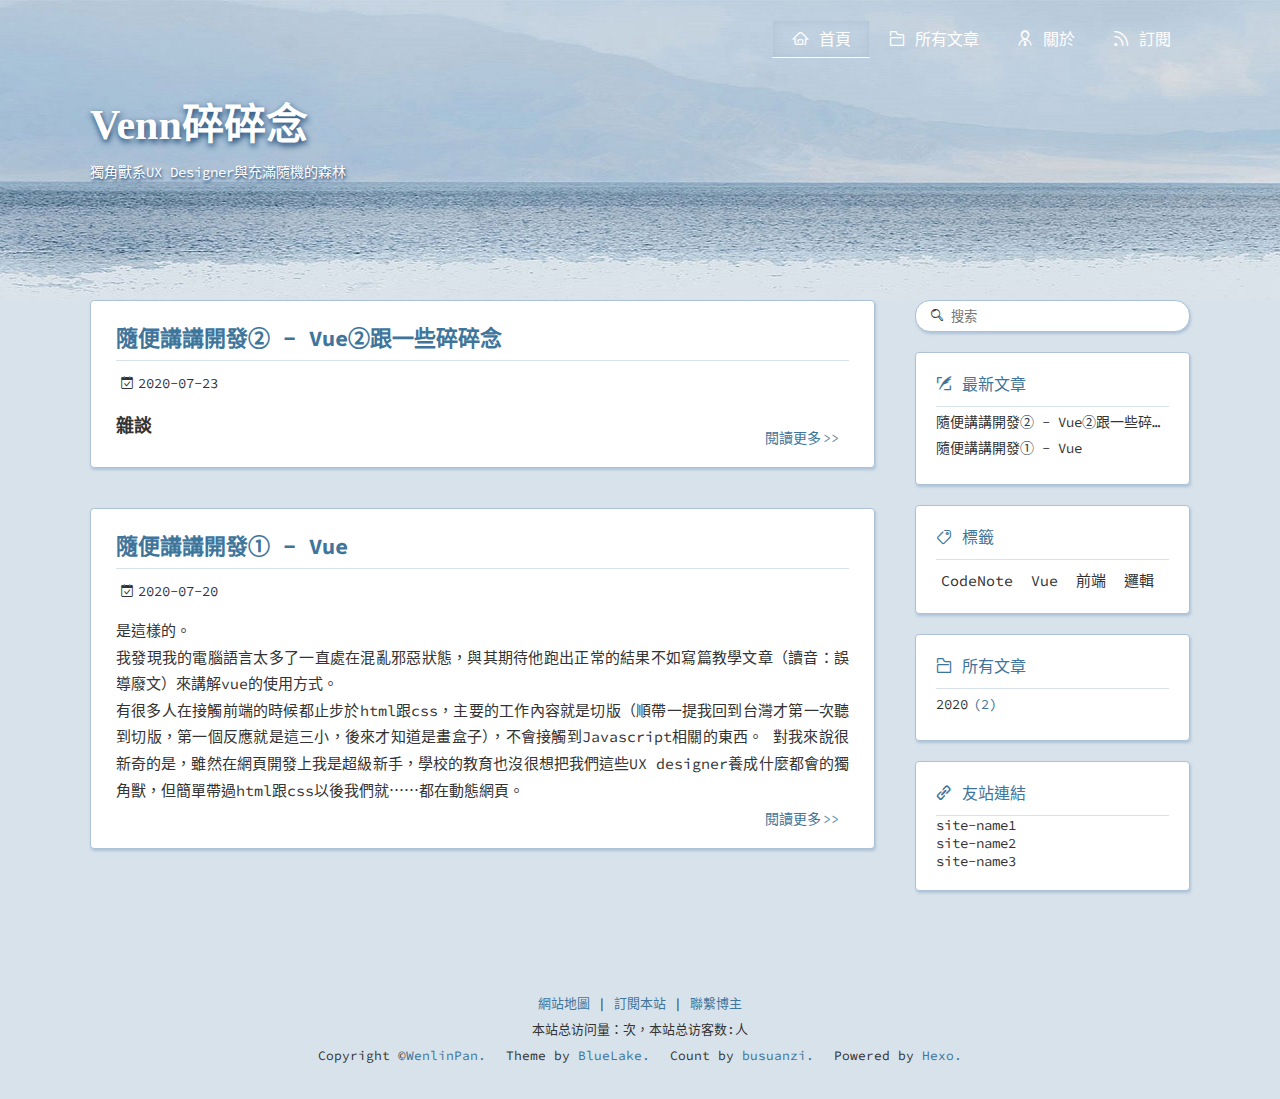
<file: index.html>
<!DOCTYPE html><html lang="zh-TW"><head><meta http-equiv="content-type" content="text/html; charset=utf-8"><meta content="width=device-width, initial-scale=1.0, maximum-scale=1.0, user-scalable=0" name="viewport"><meta content="yes" name="apple-mobile-web-app-capable"><meta content="black-translucent" name="apple-mobile-web-app-status-bar-style"><meta content="telephone=no" name="format-detection"><meta name="description" content="人生總是充滿變數，Adobe Xd基本每週都要更新，最討厭GUI但GUI又不能不做。"><link rel="stylesheet" type="text/css" href="//fonts.loli.net/css?family=Source+Code+Pro"><link rel="stylesheet" type="text/css" href="/css/style.css?v=2.0.5"><link rel="stylesheet" type="text/css" href="/css/highlight.css?v=2.0.5"><link rel="Shortcut Icon" href="/favicon.ico"><link rel="bookmark" href="/favicon.ico"><link rel="apple-touch-icon" href="/apple-touch-icon.png"><link rel="apple-touch-icon-precomposed" href="/apple-touch-icon.png"><title>Venn碎碎念 | 獨角獸系UX Designer與充滿隨機的森林</title><meta name="generator" content="Hexo 4.2.1"></head><body><div class="body_container"><div id="header"><div class="site-name"><h1 class="hidden">Venn碎碎念</h1><a id="logo" href="/.">Venn碎碎念</a><p class="description">獨角獸系UX Designer與充滿隨機的森林</p></div><div id="nav-menu"><a href="/." class="current"><i class="fa fa-home"> 首頁</i></a><a href="/archives/"><i class="fa fa-archive"> 所有文章</i></a><a href="/about/"><i class="fa fa-user"> 關於</i></a><a href="/atom.xml"><i class="fa fa-rss"> 訂閱</i></a></div><div id="search-form"><div id="result-mask" class="hide"></div><label><input id="search-key" type="text" autocomplete="off" placeholder="搜索"></label><div id="result-wrap" class="hide"><div id="search-result"></div></div><div class="hide"><template id="search-tpl"><div class="item"><a href="/{path}" title="{title}"><div class="title">{title}</div><div class="time">{date}</div><div class="tags">{tags}</div></a></div></template></div></div></div><div id="layout" class="layout-g"><div class="layout-l"><div class="content_container"><div class="post"><h2 class="post-title"><a href="/EasyVue-02/">隨便講講開發② - Vue②跟一些碎碎念</a></h2><div class="post-meta"><p><span class="date">2020-07-23</span></p></div><div class="post-content"><h2> 雜談</h2></div><p class="readmore"><a href="/EasyVue-02/">閱讀更多</a></p></div><div class="post"><h2 class="post-title"><a href="/EasyVue-01/">隨便講講開發① - Vue</a></h2><div class="post-meta"><p><span class="date">2020-07-20</span></p></div><div class="post-content"><p>是這樣的。<br>我發現我的電腦語言太多了一直處在混亂邪惡狀態，與其期待他跑出正常的結果不如寫篇教學文章（讀音：誤導廢文）來講解vue的使用方式。<br>有很多人在接觸前端的時候都止步於html跟css，主要的工作內容就是切版（順帶一提我回到台灣才第一次聽到切版，第一個反應就是這三小，後來才知道是畫盒子），不會接觸到Javascript相關的東西。 對我來說很新奇的是，雖然在網頁開發上我是超級新手，學校的教育也沒很想把我們這些UX designer養成什麼都會的獨角獸，但簡單帶過html跟css以後我們就⋯⋯都在動態網頁。</p></div><p class="readmore"><a href="/EasyVue-01/">閱讀更多</a></p></div></div></div><div class="layout-r"><div id="sidebar"><div class="search-pla"></div><div class="widget"><div class="widget-title"><i class="fa fa-xie"> 最新文章</i></div><ul class="post-list"><li class="post-list-item"><a class="post-list-link" href="/EasyVue-02/">隨便講講開發② - Vue②跟一些碎碎念</a></li><li class="post-list-item"><a class="post-list-link" href="/EasyVue-01/">隨便講講開發① - Vue</a></li></ul></div><div class="widget"><div class="widget-title"><i class="fa fa-biao"> 標籤</i></div><div class="tagcloud"><a href="/tags/CodeNote/" style="font-size: 15px;">CodeNote</a> <a href="/tags/Vue/" style="font-size: 15px;">Vue</a> <a href="/tags/%E5%89%8D%E7%AB%AF/" style="font-size: 15px;">前端</a> <a href="/tags/%E9%82%8F%E8%BC%AF/" style="font-size: 15px;">邏輯</a></div></div><div class="widget"><div class="widget-title"><i class="fa fa-archive"> 所有文章</i></div><ul class="archive-list"><li class="archive-list-item"><a class="archive-list-link" href="/archives/2020/">2020</a><span class="archive-list-count">2</span></li></ul></div><div class="widget"><div class="widget-title"><i class="fa fa-you"> 友站連結</i></div><ul></ul><a href="http://www.example1.com/" title="site-name1" target="_blank">site-name1</a><ul></ul><a href="http://www.example2.com/" title="site-name2" target="_blank">site-name2</a><ul></ul><a href="http://www.example3.com/" title="site-name3" target="_blank">site-name3</a></div></div></div></div><a id="totop" href="#top"></a><div id="footer"><div class="footer-info"><p><a href="/baidusitemap.xml">網站地圖</a> |  <a href="/atom.xml">訂閱本站</a> |  <a href="/about/">聯繫博主</a></p><p>本站总访问量：<i id="busuanzi_container_site_pv"><i id="busuanzi_value_site_pv"></i></i>次，本站总访客数:<i id="busuanzi_container_site_uv"><i id="busuanzi_value_site_uv"></i></i>人</p><p><span> Copyright &copy;<a href="/." rel="nofollow">WenlinPan.</a></span><span> Theme by<a rel="nofollow" target="_blank" href="https://github.com/chaooo/hexo-theme-BlueLake"> BlueLake.</a></span><span> Count by<a href="http://busuanzi.ibruce.info/" target="_blank" rel="noopener"> busuanzi.</a></span><span> Powered by<a rel="nofollow" target="_blank" href="https://hexo.io"> Hexo.</a></span></p></div></div></div><script src="https://busuanzi.ibruce.info/busuanzi/2.3/busuanzi.pure.mini.js" async></script><script type="text/javascript" src="/js/search.json.js?v=2.0.5"></script><script type="text/javascript" src="/js/totop.js?v=2.0.5" async></script></body></html>
</file>
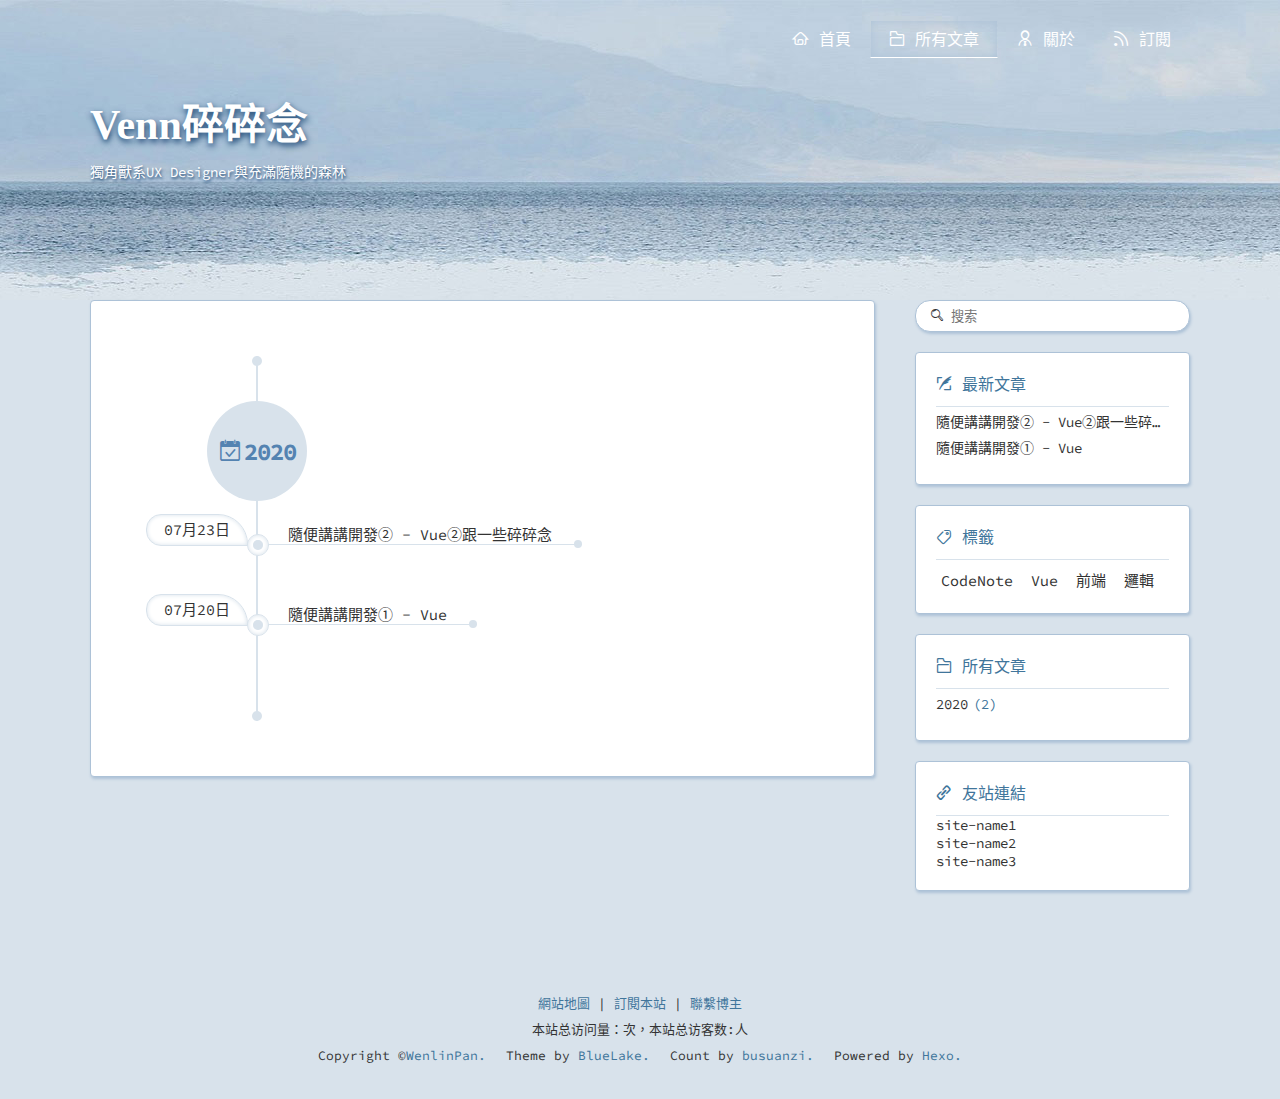
<file: archives/index.html>
<!DOCTYPE html><html lang="zh-TW"><head><meta http-equiv="content-type" content="text/html; charset=utf-8"><meta content="width=device-width, initial-scale=1.0, maximum-scale=1.0, user-scalable=0" name="viewport"><meta content="yes" name="apple-mobile-web-app-capable"><meta content="black-translucent" name="apple-mobile-web-app-status-bar-style"><meta content="telephone=no" name="format-detection"><meta name="description" content="人生總是充滿變數，Adobe Xd基本每週都要更新，最討厭GUI但GUI又不能不做。"><link rel="stylesheet" type="text/css" href="//fonts.loli.net/css?family=Source+Code+Pro"><link rel="stylesheet" type="text/css" href="/css/style.css?v=2.0.5"><link rel="stylesheet" type="text/css" href="/css/highlight.css?v=2.0.5"><link rel="Shortcut Icon" href="/favicon.ico"><link rel="bookmark" href="/favicon.ico"><link rel="apple-touch-icon" href="/apple-touch-icon.png"><link rel="apple-touch-icon-precomposed" href="/apple-touch-icon.png"><title>所有文章 | Venn碎碎念</title><meta name="generator" content="Hexo 4.2.1"></head><body><div class="body_container"><div id="header"><div class="site-name"><h1 class="hidden">Venn碎碎念</h1><a id="logo" href="/.">Venn碎碎念</a><p class="description">獨角獸系UX Designer與充滿隨機的森林</p></div><div id="nav-menu"><a href="/."><i class="fa fa-home"> 首頁</i></a><a href="/archives/" class="current"><i class="fa fa-archive"> 所有文章</i></a><a href="/about/"><i class="fa fa-user"> 關於</i></a><a href="/atom.xml"><i class="fa fa-rss"> 訂閱</i></a></div><div id="search-form"><div id="result-mask" class="hide"></div><label><input id="search-key" type="text" autocomplete="off" placeholder="搜索"></label><div id="result-wrap" class="hide"><div id="search-result"></div></div><div class="hide"><template id="search-tpl"><div class="item"><a href="/{path}" title="{title}"><div class="title">{title}</div><div class="time">{date}</div><div class="tags">{tags}</div></a></div></template></div></div></div><div id="layout" class="layout-g"><div class="layout-l"><div class="content_container"><div class="post"><div class="post-archive"><div class="archive-wrap"><h2>2020</h2><ul class="listing"><li><a href="/EasyVue-02/" title="隨便講講開發② - Vue②跟一些碎碎念"><span class="date">07月23日</span><span class="tite">隨便講講開發② - Vue②跟一些碎碎念</span></a></li><li><a href="/EasyVue-01/" title="隨便講講開發① - Vue"><span class="date">07月20日</span><span class="tite">隨便講講開發① - Vue</span></a></li></ul></div></div></div></div></div><div class="layout-r"><div id="sidebar"><div class="search-pla"></div><div class="widget"><div class="widget-title"><i class="fa fa-xie"> 最新文章</i></div><ul class="post-list"><li class="post-list-item"><a class="post-list-link" href="/EasyVue-02/">隨便講講開發② - Vue②跟一些碎碎念</a></li><li class="post-list-item"><a class="post-list-link" href="/EasyVue-01/">隨便講講開發① - Vue</a></li></ul></div><div class="widget"><div class="widget-title"><i class="fa fa-biao"> 標籤</i></div><div class="tagcloud"><a href="/tags/CodeNote/" style="font-size: 15px;">CodeNote</a> <a href="/tags/Vue/" style="font-size: 15px;">Vue</a> <a href="/tags/%E5%89%8D%E7%AB%AF/" style="font-size: 15px;">前端</a> <a href="/tags/%E9%82%8F%E8%BC%AF/" style="font-size: 15px;">邏輯</a></div></div><div class="widget"><div class="widget-title"><i class="fa fa-archive"> 所有文章</i></div><ul class="archive-list"><li class="archive-list-item"><a class="archive-list-link" href="/archives/2020/">2020</a><span class="archive-list-count">2</span></li></ul></div><div class="widget"><div class="widget-title"><i class="fa fa-you"> 友站連結</i></div><ul></ul><a href="http://www.example1.com/" title="site-name1" target="_blank">site-name1</a><ul></ul><a href="http://www.example2.com/" title="site-name2" target="_blank">site-name2</a><ul></ul><a href="http://www.example3.com/" title="site-name3" target="_blank">site-name3</a></div></div></div></div><a id="totop" href="#top"></a><div id="footer"><div class="footer-info"><p><a href="/baidusitemap.xml">網站地圖</a> |  <a href="/atom.xml">訂閱本站</a> |  <a href="/about/">聯繫博主</a></p><p>本站总访问量：<i id="busuanzi_container_site_pv"><i id="busuanzi_value_site_pv"></i></i>次，本站总访客数:<i id="busuanzi_container_site_uv"><i id="busuanzi_value_site_uv"></i></i>人</p><p><span> Copyright &copy;<a href="/." rel="nofollow">WenlinPan.</a></span><span> Theme by<a rel="nofollow" target="_blank" href="https://github.com/chaooo/hexo-theme-BlueLake"> BlueLake.</a></span><span> Count by<a href="http://busuanzi.ibruce.info/" target="_blank" rel="noopener"> busuanzi.</a></span><span> Powered by<a rel="nofollow" target="_blank" href="https://hexo.io"> Hexo.</a></span></p></div></div></div><script src="https://busuanzi.ibruce.info/busuanzi/2.3/busuanzi.pure.mini.js" async></script><script type="text/javascript" src="/js/search.json.js?v=2.0.5"></script></body></html>
</file>
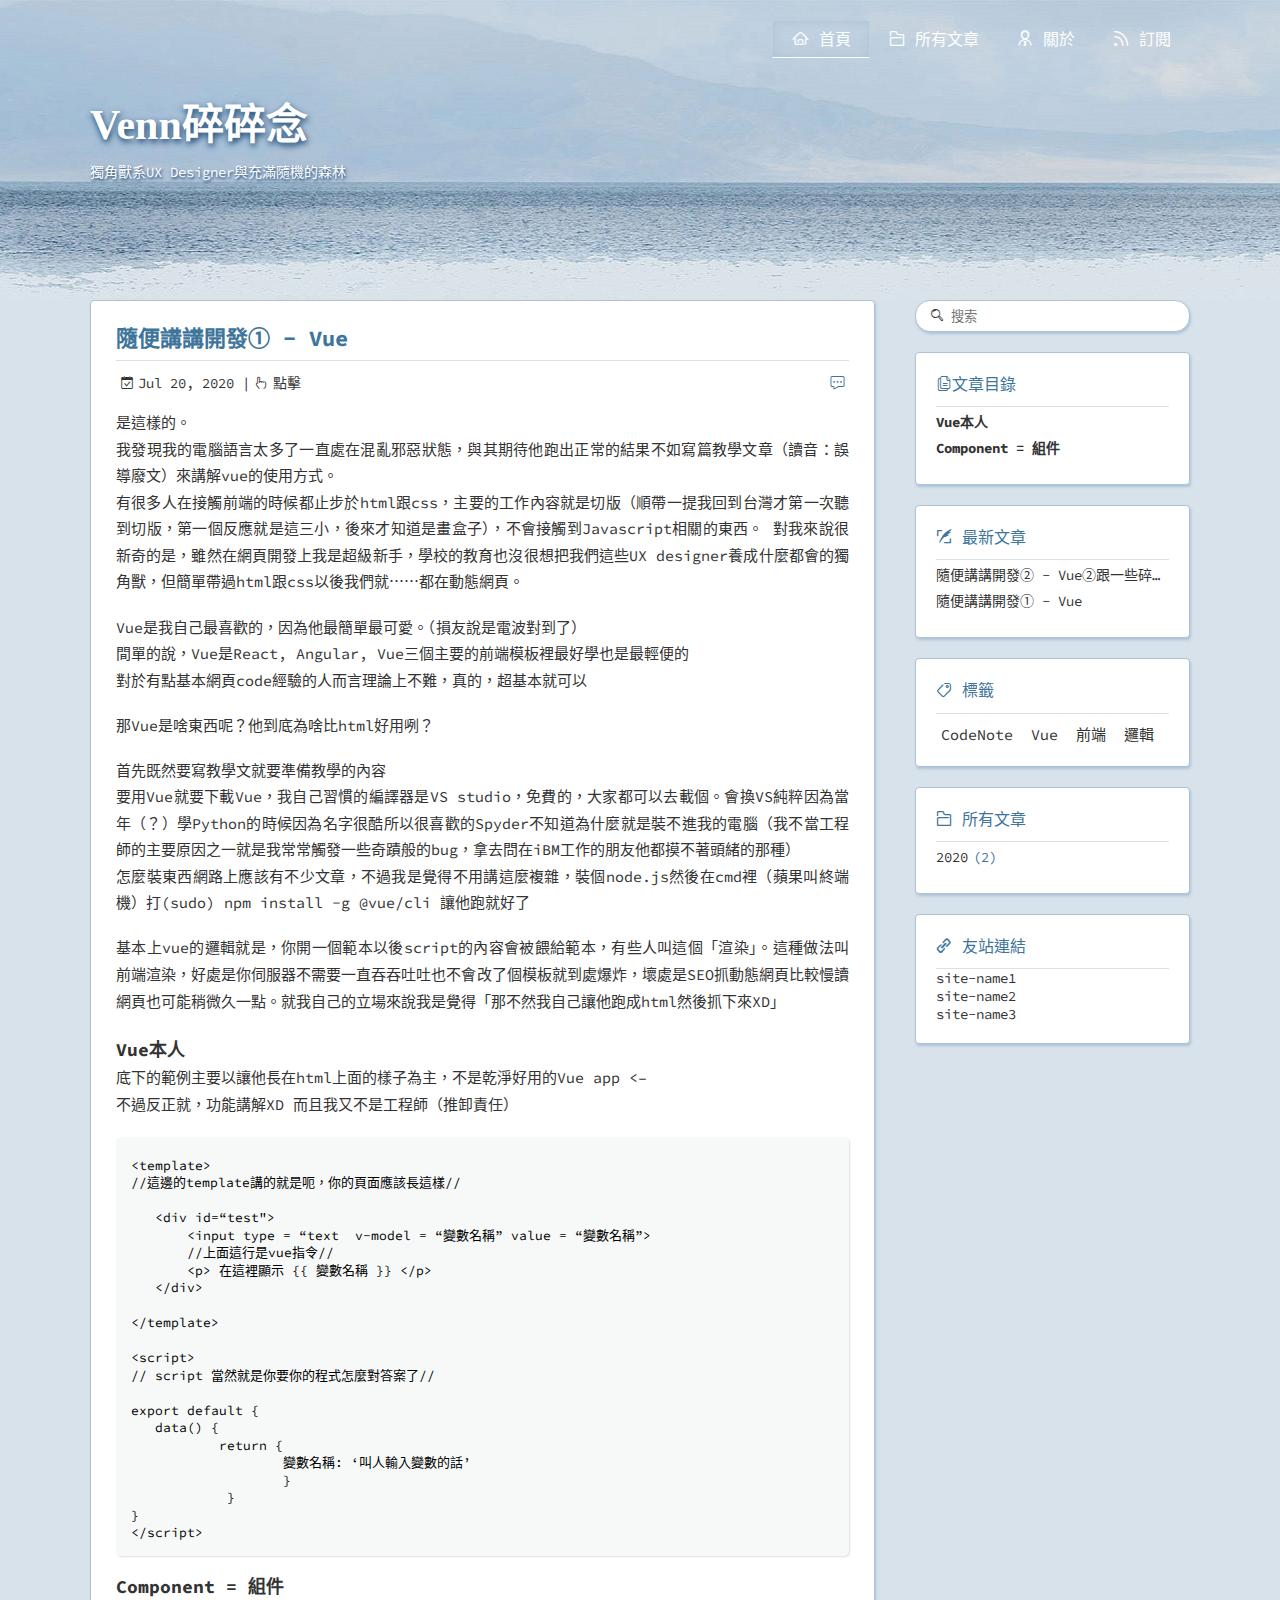
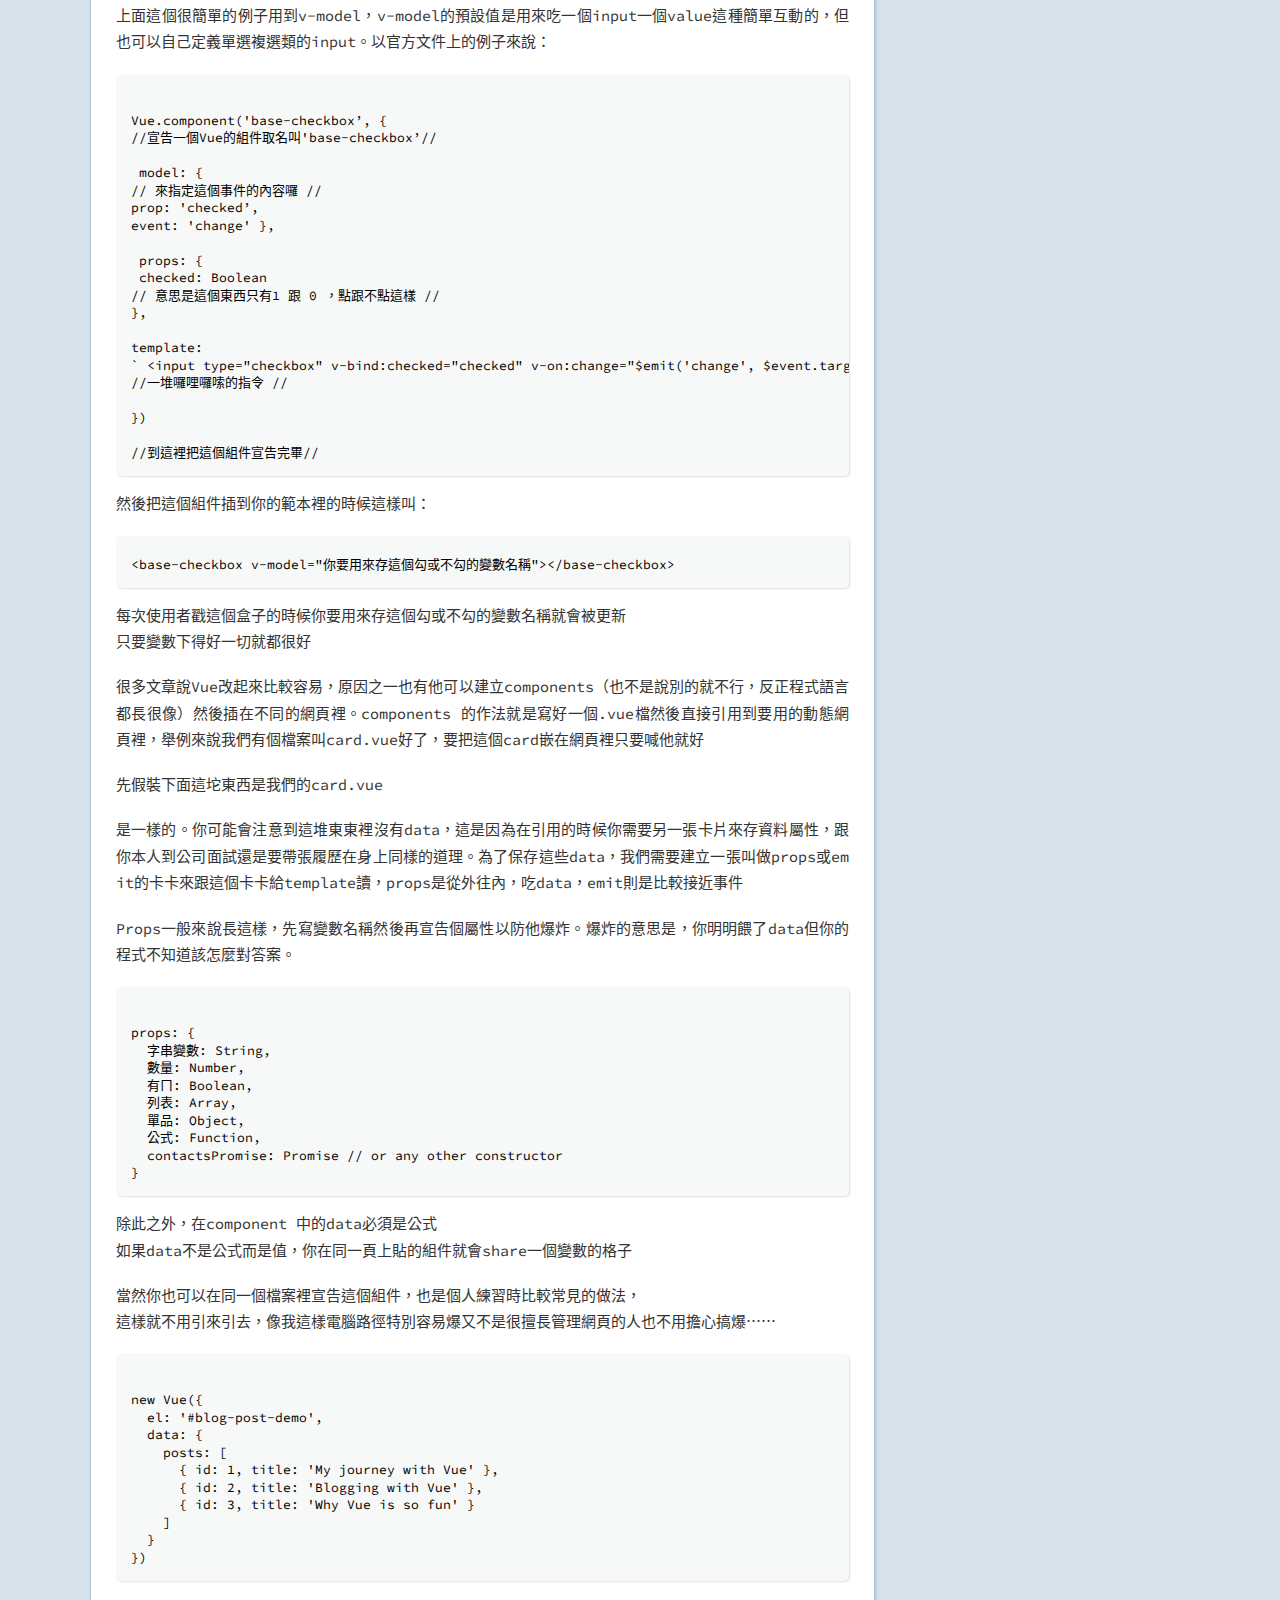
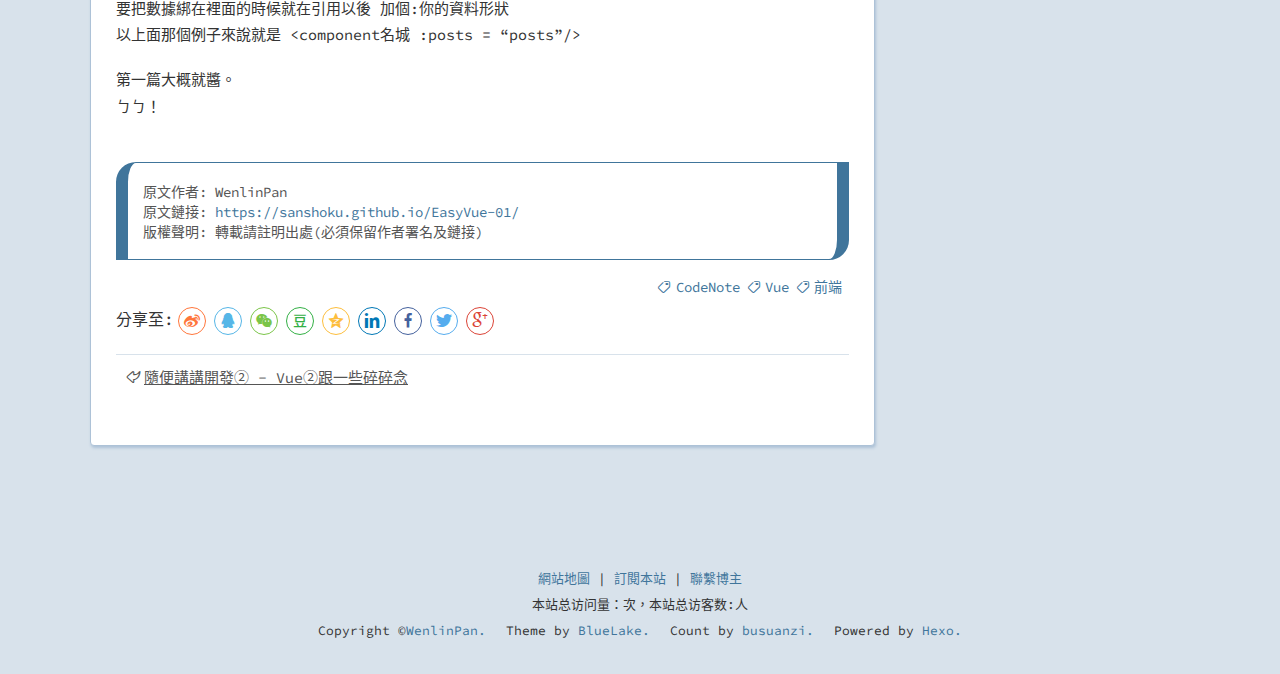
<file: EasyVue-01/index.html>
<!DOCTYPE html><html lang="zh-TW"><head><meta http-equiv="content-type" content="text/html; charset=utf-8"><meta content="width=device-width, initial-scale=1.0, maximum-scale=1.0, user-scalable=0" name="viewport"><meta content="yes" name="apple-mobile-web-app-capable"><meta content="black-translucent" name="apple-mobile-web-app-status-bar-style"><meta content="telephone=no" name="format-detection"><meta name="description" content="人生總是充滿變數，Adobe Xd基本每週都要更新，最討厭GUI但GUI又不能不做。"><link rel="stylesheet" type="text/css" href="//fonts.loli.net/css?family=Source+Code+Pro"><link rel="stylesheet" type="text/css" href="/css/style.css?v=2.0.5"><link rel="stylesheet" type="text/css" href="/css/highlight.css?v=2.0.5"><link rel="Shortcut Icon" href="/favicon.ico"><link rel="bookmark" href="/favicon.ico"><link rel="apple-touch-icon" href="/apple-touch-icon.png"><link rel="apple-touch-icon-precomposed" href="/apple-touch-icon.png"><title>隨便講講開發① - Vue | Venn碎碎念</title><meta name="generator" content="Hexo 4.2.1"></head><body><div class="body_container"><div id="header"><div class="site-name"><h1 class="hidden">隨便講講開發① - Vue</h1><a id="logo" href="/.">Venn碎碎念</a><p class="description">獨角獸系UX Designer與充滿隨機的森林</p></div><div id="nav-menu"><a href="/." class="current"><i class="fa fa-home"> 首頁</i></a><a href="/archives/"><i class="fa fa-archive"> 所有文章</i></a><a href="/about/"><i class="fa fa-user"> 關於</i></a><a href="/atom.xml"><i class="fa fa-rss"> 訂閱</i></a></div><div id="search-form"><div id="result-mask" class="hide"></div><label><input id="search-key" type="text" autocomplete="off" placeholder="搜索"></label><div id="result-wrap" class="hide"><div id="search-result"></div></div><div class="hide"><template id="search-tpl"><div class="item"><a href="/{path}" title="{title}"><div class="title">{title}</div><div class="time">{date}</div><div class="tags">{tags}</div></a></div></template></div></div></div><div id="layout" class="layout-g"><div class="layout-l"><div class="content_container"><div class="post"><h1 class="post-title">隨便講講開發① - Vue</h1><div class="post-meta"><a href="/EasyVue-01/#comments" class="comment-count"></a><p><span class="date">Jul 20, 2020</span><span><i id="busuanzi_container_page_pv"><i id="busuanzi_value_page_pv"></i><i>點擊</i></i></span></p></div><div class="post-content"><p>是這樣的。<br>我發現我的電腦語言太多了一直處在混亂邪惡狀態，與其期待他跑出正常的結果不如寫篇教學文章（讀音：誤導廢文）來講解vue的使用方式。<br>有很多人在接觸前端的時候都止步於html跟css，主要的工作內容就是切版（順帶一提我回到台灣才第一次聽到切版，第一個反應就是這三小，後來才知道是畫盒子），不會接觸到Javascript相關的東西。 對我來說很新奇的是，雖然在網頁開發上我是超級新手，學校的教育也沒很想把我們這些UX designer養成什麼都會的獨角獸，但簡單帶過html跟css以後我們就⋯⋯都在動態網頁。</p>
<p>Vue是我自己最喜歡的，因為他最簡單最可愛。（損友說是電波對到了）<br>間單的說，Vue是React, Angular, Vue三個主要的前端模板裡最好學也是最輕便的<br>對於有點基本網頁code經驗的人而言理論上不難，真的，超基本就可以</p>
<p>那Vue是啥東西呢？他到底為啥比html好用咧？</p>
<p>首先既然要寫教學文就要準備教學的內容<br>要用Vue就要下載Vue，我自己習慣的編譯器是VS studio，免費的，大家都可以去載個。會換VS純粹因為當年（？）學Python的時候因為名字很酷所以很喜歡的Spyder不知道為什麼就是裝不進我的電腦（我不當工程師的主要原因之一就是我常常觸發一些奇蹟般的bug，拿去問在iBM工作的朋友他都摸不著頭緒的那種）<br>怎麼裝東西網路上應該有不少文章，不過我是覺得不用講這麼複雜，裝個node.js然後在cmd裡（蘋果叫終端機）打(sudo) npm install -g @vue/cli 讓他跑就好了</p>
<p>基本上vue的邏輯就是，你開一個範本以後script的內容會被餵給範本，有些人叫這個「渲染」。這種做法叫前端渲染，好處是你伺服器不需要一直吞吞吐吐也不會改了個模板就到處爆炸，壞處是SEO抓動態網頁比較慢讀網頁也可能稍微久一點。就我自己的立場來說我是覺得「那不然我自己讓他跑成html然後抓下來XD」</p>
<h2> Vue本人 </h2>



<p>底下的範例主要以讓他長在html上面的樣子為主，不是乾淨好用的Vue app &lt;–<br>不過反正就，功能講解XD 而且我又不是工程師（推卸責任）</p>
<figure class="highlight plain"><table><tr><td class="gutter"><pre><span class="line">1</span><br><span class="line">2</span><br><span class="line">3</span><br><span class="line">4</span><br><span class="line">5</span><br><span class="line">6</span><br><span class="line">7</span><br><span class="line">8</span><br><span class="line">9</span><br><span class="line">10</span><br><span class="line">11</span><br><span class="line">12</span><br><span class="line">13</span><br><span class="line">14</span><br><span class="line">15</span><br><span class="line">16</span><br><span class="line">17</span><br><span class="line">18</span><br><span class="line">19</span><br><span class="line">20</span><br><span class="line">21</span><br><span class="line">22</span><br></pre></td><td class="code"><pre><span class="line">&lt;template&gt;</span><br><span class="line">&#x2F;&#x2F;這邊的template講的就是呃，你的頁面應該長這樣&#x2F;&#x2F;</span><br><span class="line"></span><br><span class="line">   &lt;div id&#x3D;“test&quot;&gt;</span><br><span class="line">       &lt;input type &#x3D; “text  v-model &#x3D; “變數名稱” value &#x3D; “變數名稱”&gt;</span><br><span class="line">       &#x2F;&#x2F;上面這行是vue指令&#x2F;&#x2F;</span><br><span class="line">       &lt;p&gt; 在這裡顯示 &#123;&#123; 變數名稱 &#125;&#125; &lt;&#x2F;p&gt;</span><br><span class="line">   &lt;&#x2F;div&gt;</span><br><span class="line"></span><br><span class="line">&lt;&#x2F;template&gt;</span><br><span class="line"></span><br><span class="line">&lt;script&gt;</span><br><span class="line">&#x2F;&#x2F; script 當然就是你要你的程式怎麼對答案了&#x2F;&#x2F;</span><br><span class="line"></span><br><span class="line">export default &#123;</span><br><span class="line">   data() &#123;</span><br><span class="line">           return &#123;</span><br><span class="line">                   變數名稱: ‘叫人輸入變數的話’</span><br><span class="line">                   &#125;</span><br><span class="line">            &#125;</span><br><span class="line">&#125;</span><br><span class="line">&lt;&#x2F;script&gt;</span><br></pre></td></tr></table></figure>




<h2> Component = 組件 </h2>


<p>上面這個很簡單的例子用到v-model，v-model的預設值是用來吃一個input一個value這種簡單互動的，但也可以自己定義單選複選類的input。以官方文件上的例子來說：</p>
<figure class="highlight plain"><table><tr><td class="gutter"><pre><span class="line">1</span><br><span class="line">2</span><br><span class="line">3</span><br><span class="line">4</span><br><span class="line">5</span><br><span class="line">6</span><br><span class="line">7</span><br><span class="line">8</span><br><span class="line">9</span><br><span class="line">10</span><br><span class="line">11</span><br><span class="line">12</span><br><span class="line">13</span><br><span class="line">14</span><br><span class="line">15</span><br><span class="line">16</span><br><span class="line">17</span><br><span class="line">18</span><br><span class="line">19</span><br><span class="line">20</span><br><span class="line">21</span><br></pre></td><td class="code"><pre><span class="line"></span><br><span class="line">Vue.component(&#39;base-checkbox’, &#123;</span><br><span class="line">&#x2F;&#x2F;宣告一個Vue的組件取名叫&#39;base-checkbox’&#x2F;&#x2F;</span><br><span class="line"></span><br><span class="line"> model: &#123; </span><br><span class="line">&#x2F;&#x2F; 來指定這個事件的內容囉 &#x2F;&#x2F;</span><br><span class="line">prop: &#39;checked’, </span><br><span class="line">event: &#39;change&#39; &#125;,</span><br><span class="line"></span><br><span class="line"> props: &#123;</span><br><span class="line"> checked: Boolean</span><br><span class="line">&#x2F;&#x2F; 意思是這個東西只有1 跟 0 ，點跟不點這樣 &#x2F;&#x2F;</span><br><span class="line">&#125;, </span><br><span class="line"></span><br><span class="line">template: </span><br><span class="line">&#96; &lt;input type&#x3D;&quot;checkbox&quot; v-bind:checked&#x3D;&quot;checked&quot; v-on:change&#x3D;&quot;$emit(&#39;change&#39;, $event.target.checked)&quot; &gt; &#96;</span><br><span class="line">&#x2F;&#x2F;一堆囉哩囉嗦的指令 &#x2F;&#x2F;</span><br><span class="line"></span><br><span class="line">&#125;)</span><br><span class="line"></span><br><span class="line">&#x2F;&#x2F;到這裡把這個組件宣告完畢&#x2F;&#x2F;</span><br></pre></td></tr></table></figure>


<p>然後把這個組件插到你的範本裡的時候這樣叫：</p>
<figure class="highlight plain"><table><tr><td class="gutter"><pre><span class="line">1</span><br></pre></td><td class="code"><pre><span class="line">&lt;base-checkbox v-model&#x3D;&quot;你要用來存這個勾或不勾的變數名稱&quot;&gt;&lt;&#x2F;base-checkbox&gt;</span><br></pre></td></tr></table></figure>

<p>每次使用者戳這個盒子的時候你要用來存這個勾或不勾的變數名稱就會被更新<br>只要變數下得好一切就都很好</p>
<p>很多文章說Vue改起來比較容易，原因之一也有他可以建立components（也不是說別的就不行，反正程式語言都長很像）然後插在不同的網頁裡。components 的作法就是寫好一個.vue檔然後直接引用到要用的動態網頁裡，舉例來說我們有個檔案叫card.vue好了，要把這個card嵌在網頁裡只要喊他就好</p>
<p>先假裝下面這坨東西是我們的card.vue</p>
<p>是一樣的。你可能會注意到這堆東東裡沒有data，這是因為在引用的時候你需要另一張卡片來存資料屬性，跟你本人到公司面試還是要帶張履歷在身上同樣的道理。為了保存這些data，我們需要建立一張叫做props或emit的卡卡來跟這個卡卡給template讀，props是從外往內，吃data，emit則是比較接近事件</p>
<p>Props一般來說長這樣，先寫變數名稱然後再宣告個屬性以防他爆炸。爆炸的意思是，你明明餵了data但你的程式不知道該怎麼對答案。</p>
<figure class="highlight plain"><table><tr><td class="gutter"><pre><span class="line">1</span><br><span class="line">2</span><br><span class="line">3</span><br><span class="line">4</span><br><span class="line">5</span><br><span class="line">6</span><br><span class="line">7</span><br><span class="line">8</span><br><span class="line">9</span><br><span class="line">10</span><br></pre></td><td class="code"><pre><span class="line"></span><br><span class="line">props: &#123;</span><br><span class="line">  字串變數: String,</span><br><span class="line">  數量: Number,</span><br><span class="line">  有ㄇ: Boolean,</span><br><span class="line">  列表: Array,</span><br><span class="line">  單品: Object,</span><br><span class="line">  公式: Function,</span><br><span class="line">  contactsPromise: Promise &#x2F;&#x2F; or any other constructor</span><br><span class="line">&#125;</span><br></pre></td></tr></table></figure>

<p>除此之外，在component 中的data必須是公式<br>如果data不是公式而是值，你在同一頁上貼的組件就會share一個變數的格子</p>
<p>當然你也可以在同一個檔案裡宣告這個組件，也是個人練習時比較常見的做法，<br>這樣就不用引來引去，像我這樣電腦路徑特別容易爆又不是很擅長管理網頁的人也不用擔心搞爆⋯⋯</p>
<figure class="highlight plain"><table><tr><td class="gutter"><pre><span class="line">1</span><br><span class="line">2</span><br><span class="line">3</span><br><span class="line">4</span><br><span class="line">5</span><br><span class="line">6</span><br><span class="line">7</span><br><span class="line">8</span><br><span class="line">9</span><br><span class="line">10</span><br><span class="line">11</span><br></pre></td><td class="code"><pre><span class="line"></span><br><span class="line">new Vue(&#123;</span><br><span class="line">  el: &#39;#blog-post-demo&#39;,</span><br><span class="line">  data: &#123;</span><br><span class="line">    posts: [</span><br><span class="line">      &#123; id: 1, title: &#39;My journey with Vue&#39; &#125;,</span><br><span class="line">      &#123; id: 2, title: &#39;Blogging with Vue&#39; &#125;,</span><br><span class="line">      &#123; id: 3, title: &#39;Why Vue is so fun&#39; &#125;</span><br><span class="line">    ]</span><br><span class="line">  &#125;</span><br><span class="line">&#125;)</span><br></pre></td></tr></table></figure>

<p>要把數據綁在裡面的時候就在引用以後 加個:你的資料形狀<br>以上面那個例子來說就是 &lt;component名城 :posts = “posts”/&gt;</p>
<p>第一篇大概就醬。<br>ㄅㄅ！</p>
</div><div class="post-copyright"><blockquote><p>原文作者: WenlinPan</p><p>原文鏈接: <a href="https://sanshoku.github.io/EasyVue-01/">https://sanshoku.github.io/EasyVue-01/</a></p><p>版權聲明: 轉載請註明出處(必須保留作者署名及鏈接)</p></blockquote></div><div class="tags"><a href="/tags/CodeNote/">CodeNote</a><a href="/tags/Vue/">Vue</a><a href="/tags/%E5%89%8D%E7%AB%AF/">前端</a></div><div class="post-share"><div class="social-share"><span>分享至:</span></div></div><div class="post-nav"><a href="/EasyVue-02/" class="pre">隨便講講開發② - Vue②跟一些碎碎念</a></div><div id="comments"></div></div></div></div><div class="layout-r"><div id="sidebar"><div class="search-pla"></div><div id="toc" class="widget"><div class="widget-title"><i class="fa fa-fei">文章目錄</i></div><ol class="toc"><li class="toc-item toc-level-2"><a class="toc-link" href="#"><span class="toc-text"> Vue本人 </span></a></li><li class="toc-item toc-level-2"><a class="toc-link" href="#"><span class="toc-text"> Component &#x3D; 組件 </span></a></li></ol></div><div class="widget"><div class="widget-title"><i class="fa fa-xie"> 最新文章</i></div><ul class="post-list"><li class="post-list-item"><a class="post-list-link" href="/EasyVue-02/">隨便講講開發② - Vue②跟一些碎碎念</a></li><li class="post-list-item"><a class="post-list-link" href="/EasyVue-01/">隨便講講開發① - Vue</a></li></ul></div><div class="widget"><div class="widget-title"><i class="fa fa-biao"> 標籤</i></div><div class="tagcloud"><a href="/tags/CodeNote/" style="font-size: 15px;">CodeNote</a> <a href="/tags/Vue/" style="font-size: 15px;">Vue</a> <a href="/tags/%E5%89%8D%E7%AB%AF/" style="font-size: 15px;">前端</a> <a href="/tags/%E9%82%8F%E8%BC%AF/" style="font-size: 15px;">邏輯</a></div></div><div class="widget"><div class="widget-title"><i class="fa fa-archive"> 所有文章</i></div><ul class="archive-list"><li class="archive-list-item"><a class="archive-list-link" href="/archives/2020/">2020</a><span class="archive-list-count">2</span></li></ul></div><div class="widget"><div class="widget-title"><i class="fa fa-you"> 友站連結</i></div><ul></ul><a href="http://www.example1.com/" title="site-name1" target="_blank">site-name1</a><ul></ul><a href="http://www.example2.com/" title="site-name2" target="_blank">site-name2</a><ul></ul><a href="http://www.example3.com/" title="site-name3" target="_blank">site-name3</a></div></div></div></div><a id="totop" href="#top"></a><div id="footer"><div class="footer-info"><p><a href="/baidusitemap.xml">網站地圖</a> |  <a href="/atom.xml">訂閱本站</a> |  <a href="/about/">聯繫博主</a></p><p>本站总访问量：<i id="busuanzi_container_site_pv"><i id="busuanzi_value_site_pv"></i></i>次，本站总访客数:<i id="busuanzi_container_site_uv"><i id="busuanzi_value_site_uv"></i></i>人</p><p><span> Copyright &copy;<a href="/." rel="nofollow">WenlinPan.</a></span><span> Theme by<a rel="nofollow" target="_blank" href="https://github.com/chaooo/hexo-theme-BlueLake"> BlueLake.</a></span><span> Count by<a href="http://busuanzi.ibruce.info/" target="_blank" rel="noopener"> busuanzi.</a></span><span> Powered by<a rel="nofollow" target="_blank" href="https://hexo.io"> Hexo.</a></span></p></div></div></div><script src="https://busuanzi.ibruce.info/busuanzi/2.3/busuanzi.pure.mini.js" async></script><script type="text/javascript" src="/js/search.json.js?v=2.0.5"></script><div id="fullscreen-img" class="hide"><span class="close"></span></div><script type="text/javascript" src="/js/imgview.js?v=2.0.5" async></script><script type="text/javascript" src="/js/toctotop.js?v=2.0.5" async></script><link rel="stylesheet" type="text/css" href="/share/css/share.css"><script type="text/javascript" src="/share/js/social-share.js" charset="utf-8"></script><script type="text/javascript" src="/share/js/qrcode.js" charset="utf-8"></script></body></html>
</file>
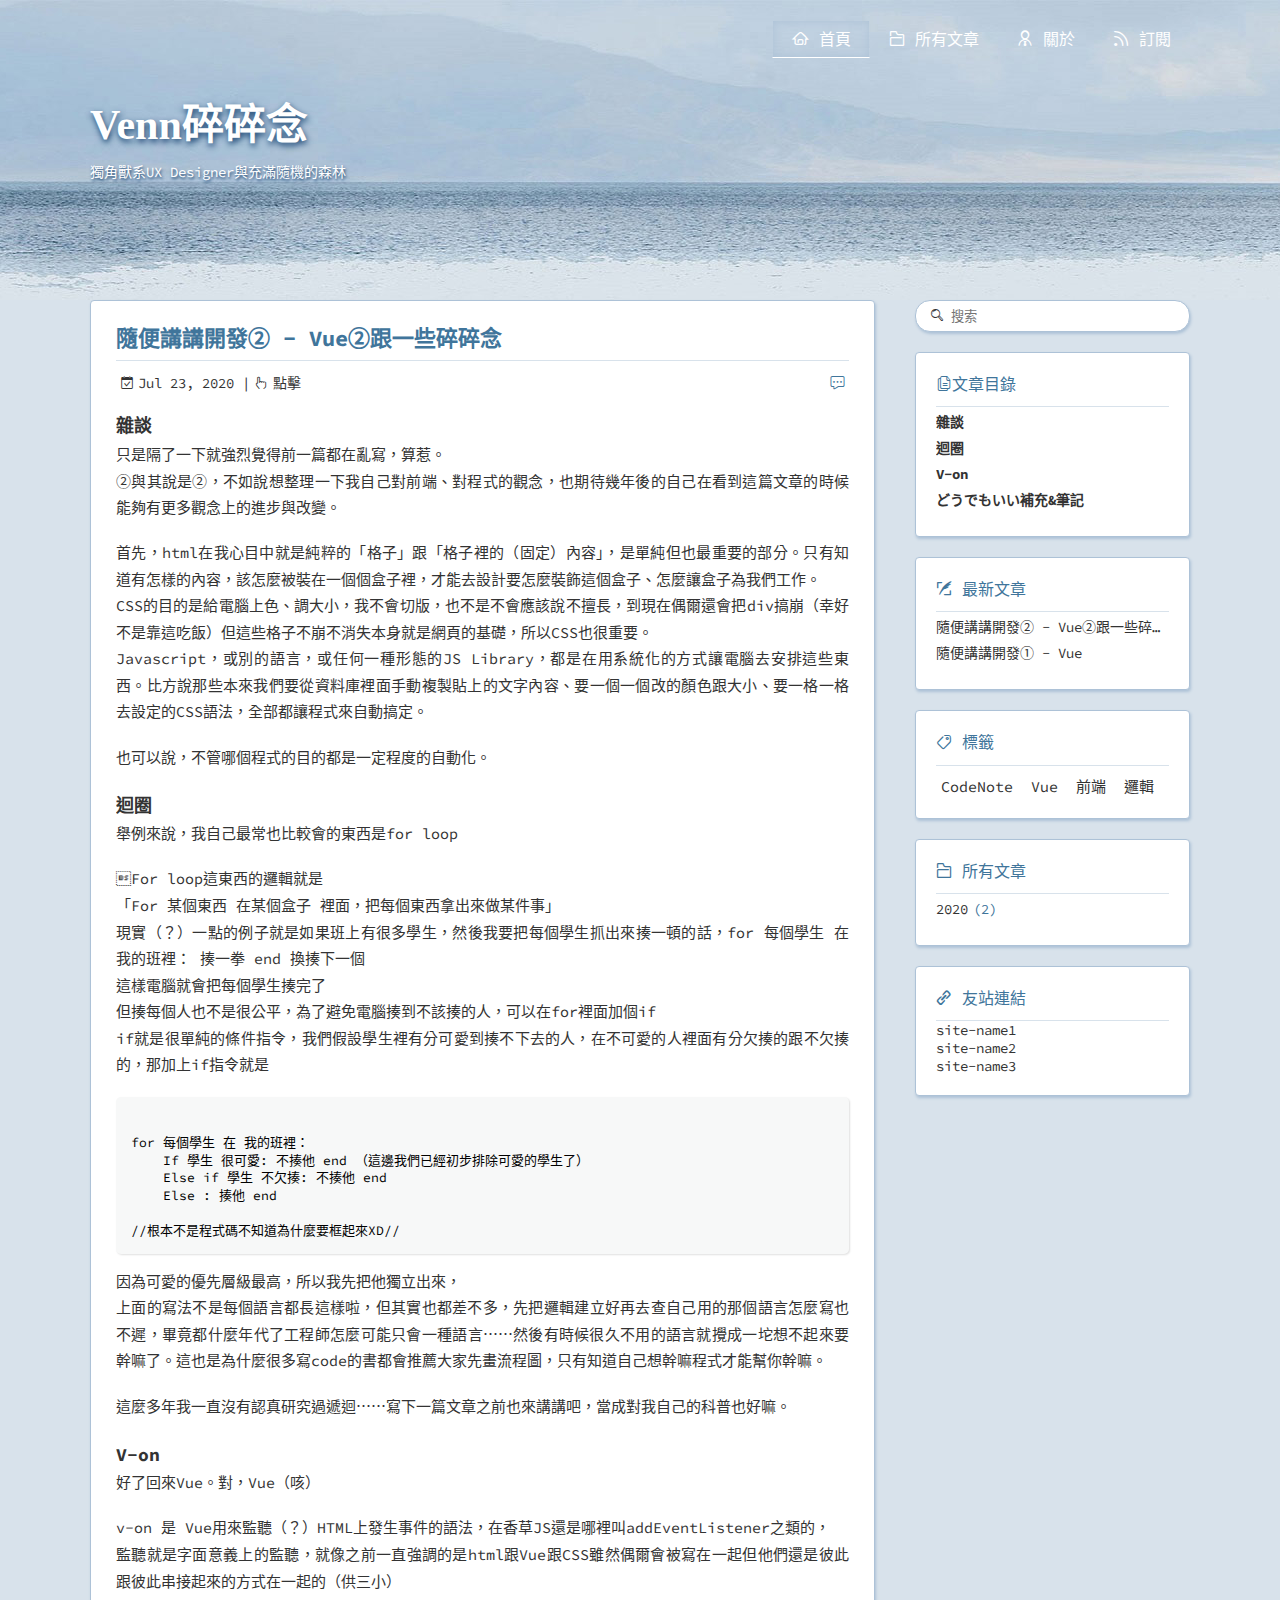
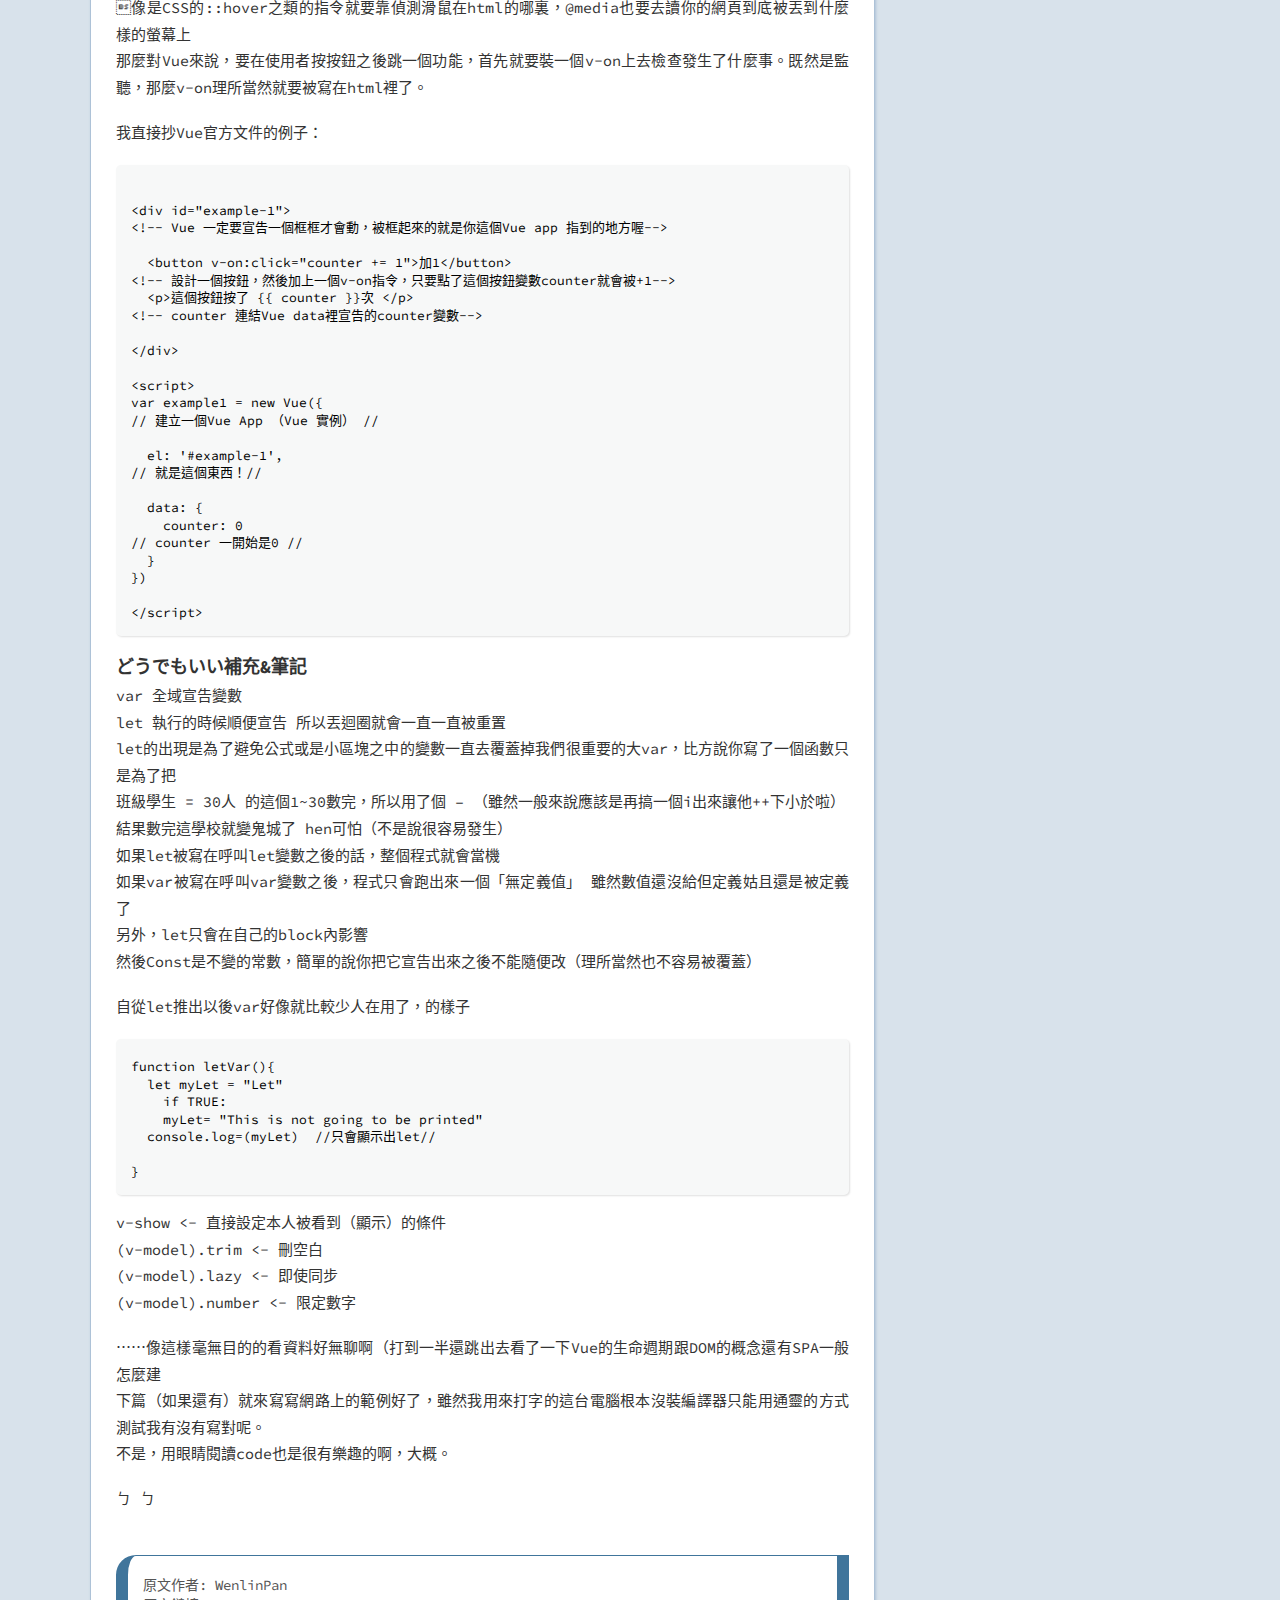
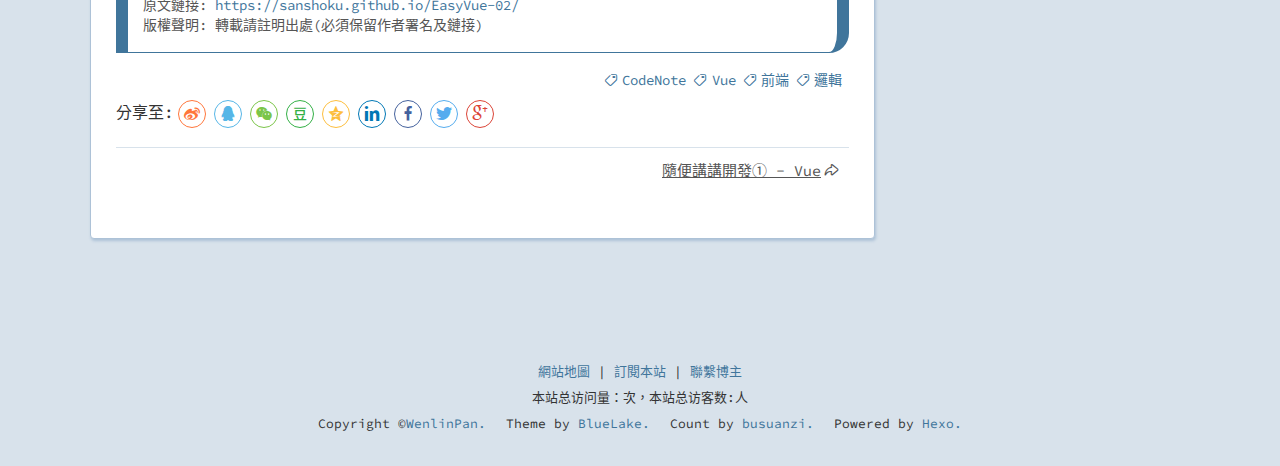
<file: EasyVue-02/index.html>
<!DOCTYPE html><html lang="zh-TW"><head><meta http-equiv="content-type" content="text/html; charset=utf-8"><meta content="width=device-width, initial-scale=1.0, maximum-scale=1.0, user-scalable=0" name="viewport"><meta content="yes" name="apple-mobile-web-app-capable"><meta content="black-translucent" name="apple-mobile-web-app-status-bar-style"><meta content="telephone=no" name="format-detection"><meta name="description" content="人生總是充滿變數，Adobe Xd基本每週都要更新，最討厭GUI但GUI又不能不做。"><link rel="stylesheet" type="text/css" href="//fonts.loli.net/css?family=Source+Code+Pro"><link rel="stylesheet" type="text/css" href="/css/style.css?v=2.0.5"><link rel="stylesheet" type="text/css" href="/css/highlight.css?v=2.0.5"><link rel="Shortcut Icon" href="/favicon.ico"><link rel="bookmark" href="/favicon.ico"><link rel="apple-touch-icon" href="/apple-touch-icon.png"><link rel="apple-touch-icon-precomposed" href="/apple-touch-icon.png"><title>隨便講講開發② - Vue②跟一些碎碎念 | Venn碎碎念</title><meta name="generator" content="Hexo 4.2.1"></head><body><div class="body_container"><div id="header"><div class="site-name"><h1 class="hidden">隨便講講開發② - Vue②跟一些碎碎念</h1><a id="logo" href="/.">Venn碎碎念</a><p class="description">獨角獸系UX Designer與充滿隨機的森林</p></div><div id="nav-menu"><a href="/." class="current"><i class="fa fa-home"> 首頁</i></a><a href="/archives/"><i class="fa fa-archive"> 所有文章</i></a><a href="/about/"><i class="fa fa-user"> 關於</i></a><a href="/atom.xml"><i class="fa fa-rss"> 訂閱</i></a></div><div id="search-form"><div id="result-mask" class="hide"></div><label><input id="search-key" type="text" autocomplete="off" placeholder="搜索"></label><div id="result-wrap" class="hide"><div id="search-result"></div></div><div class="hide"><template id="search-tpl"><div class="item"><a href="/{path}" title="{title}"><div class="title">{title}</div><div class="time">{date}</div><div class="tags">{tags}</div></a></div></template></div></div></div><div id="layout" class="layout-g"><div class="layout-l"><div class="content_container"><div class="post"><h1 class="post-title">隨便講講開發② - Vue②跟一些碎碎念</h1><div class="post-meta"><a href="/EasyVue-02/#comments" class="comment-count"></a><p><span class="date">Jul 23, 2020</span><span><i id="busuanzi_container_page_pv"><i id="busuanzi_value_page_pv"></i><i>點擊</i></i></span></p></div><div class="post-content"><h2> 雜談</h2>

<p>只是隔了一下就強烈覺得前一篇都在亂寫，算惹。<br>②與其說是②，不如說想整理一下我自己對前端、對程式的觀念，也期待幾年後的自己在看到這篇文章的時候能夠有更多觀念上的進步與改變。</p>
<p>首先，html在我心目中就是純粹的「格子」跟「格子裡的（固定）內容」，是單純但也最重要的部分。只有知道有怎樣的內容，該怎麼被裝在一個個盒子裡，才能去設計要怎麼裝飾這個盒子、怎麼讓盒子為我們工作。<br>CSS的目的是給電腦上色、調大小，我不會切版，也不是不會應該說不擅長，到現在偶爾還會把div搞崩（幸好不是靠這吃飯）但這些格子不崩不消失本身就是網頁的基礎，所以CSS也很重要。<br>Javascript，或別的語言，或任何一種形態的JS Library，都是在用系統化的方式讓電腦去安排這些東西。比方說那些本來我們要從資料庫裡面手動複製貼上的文字內容、要一個一個改的顏色跟大小、要一格一格去設定的CSS語法，全部都讓程式來自動搞定。</p>
<p>也可以說，不管哪個程式的目的都是一定程度的自動化。</p>
<h2>迴圈</h2>

<p>舉例來說，我自己最常也比較會的東西是for loop</p>
<p>For loop這東西的邏輯就是<br>「For 某個東西 在某個盒子 裡面，把每個東西拿出來做某件事」<br>現實（？）一點的例子就是如果班上有很多學生，然後我要把每個學生抓出來揍一頓的話，for 每個學生 在 我的班裡： 揍一拳 end 換揍下一個<br>這樣電腦就會把每個學生揍完了<br>但揍每個人也不是很公平，為了避免電腦揍到不該揍的人，可以在for裡面加個if<br>if就是很單純的條件指令，我們假設學生裡有分可愛到揍不下去的人，在不可愛的人裡面有分欠揍的跟不欠揍的，那加上if指令就是</p>
<figure class="highlight plain"><table><tr><td class="gutter"><pre><span class="line">1</span><br><span class="line">2</span><br><span class="line">3</span><br><span class="line">4</span><br><span class="line">5</span><br><span class="line">6</span><br><span class="line">7</span><br></pre></td><td class="code"><pre><span class="line"></span><br><span class="line">for 每個學生 在 我的班裡：</span><br><span class="line">    If 學生 很可愛: 不揍他 end （這邊我們已經初步排除可愛的學生了）</span><br><span class="line">    Else if 學生 不欠揍: 不揍他 end </span><br><span class="line">    Else : 揍他 end</span><br><span class="line"></span><br><span class="line">&#x2F;&#x2F;根本不是程式碼不知道為什麼要框起來XD&#x2F;&#x2F;</span><br></pre></td></tr></table></figure>

<p>因為可愛的優先層級最高，所以我先把他獨立出來，<br>上面的寫法不是每個語言都長這樣啦，但其實也都差不多，先把邏輯建立好再去查自己用的那個語言怎麼寫也不遲，畢竟都什麼年代了工程師怎麼可能只會一種語言⋯⋯然後有時候很久不用的語言就攪成一坨想不起來要幹嘛了。這也是為什麼很多寫code的書都會推薦大家先畫流程圖，只有知道自己想幹嘛程式才能幫你幹嘛。</p>
<p>這麼多年我一直沒有認真研究過遞迴⋯⋯寫下一篇文章之前也來講講吧，當成對我自己的科普也好嘛。</p>
<h2>V-on</h2>


<p>好了回來Vue。對，Vue（咳）</p>
<p>v-on 是 Vue用來監聽（？）HTML上發生事件的語法，在香草JS還是哪裡叫addEventListener之類的，<br>監聽就是字面意義上的監聽，就像之前一直強調的是html跟Vue跟CSS雖然偶爾會被寫在一起但他們還是彼此跟彼此串接起來的方式在一起的（供三小）<br>像是CSS的::hover之類的指令就要靠偵測滑鼠在html的哪裏，@media也要去讀你的網頁到底被丟到什麼樣的螢幕上<br>那麼對Vue來說，要在使用者按按鈕之後跳一個功能，首先就要裝一個v-on上去檢查發生了什麼事。既然是監聽，那麼v-on理所當然就要被寫在html裡了。</p>
<p>我直接抄Vue官方文件的例子：</p>
<figure class="highlight plain"><table><tr><td class="gutter"><pre><span class="line">1</span><br><span class="line">2</span><br><span class="line">3</span><br><span class="line">4</span><br><span class="line">5</span><br><span class="line">6</span><br><span class="line">7</span><br><span class="line">8</span><br><span class="line">9</span><br><span class="line">10</span><br><span class="line">11</span><br><span class="line">12</span><br><span class="line">13</span><br><span class="line">14</span><br><span class="line">15</span><br><span class="line">16</span><br><span class="line">17</span><br><span class="line">18</span><br><span class="line">19</span><br><span class="line">20</span><br><span class="line">21</span><br><span class="line">22</span><br><span class="line">23</span><br><span class="line">24</span><br><span class="line">25</span><br></pre></td><td class="code"><pre><span class="line"></span><br><span class="line">&lt;div id&#x3D;&quot;example-1&quot;&gt; </span><br><span class="line">&lt;!-- Vue 一定要宣告一個框框才會動，被框起來的就是你這個Vue app 指到的地方喔--&gt;</span><br><span class="line"></span><br><span class="line">  &lt;button v-on:click&#x3D;&quot;counter +&#x3D; 1&quot;&gt;加1&lt;&#x2F;button&gt;</span><br><span class="line">&lt;!-- 設計一個按鈕，然後加上一個v-on指令，只要點了這個按鈕變數counter就會被+1--&gt;</span><br><span class="line">  &lt;p&gt;這個按鈕按了 &#123;&#123; counter &#125;&#125;次 &lt;&#x2F;p&gt;</span><br><span class="line">&lt;!-- counter 連結Vue data裡宣告的counter變數--&gt;</span><br><span class="line"></span><br><span class="line">&lt;&#x2F;div&gt;</span><br><span class="line"></span><br><span class="line">&lt;script&gt;</span><br><span class="line">var example1 &#x3D; new Vue(&#123;</span><br><span class="line">&#x2F;&#x2F; 建立一個Vue App （Vue 實例） &#x2F;&#x2F;</span><br><span class="line"></span><br><span class="line">  el: &#39;#example-1&#39;,</span><br><span class="line">&#x2F;&#x2F; 就是這個東西！&#x2F;&#x2F;</span><br><span class="line"></span><br><span class="line">  data: &#123;</span><br><span class="line">    counter: 0</span><br><span class="line">&#x2F;&#x2F; counter 一開始是0 &#x2F;&#x2F;</span><br><span class="line">  &#125;</span><br><span class="line">&#125;)</span><br><span class="line"></span><br><span class="line">&lt;&#x2F;script&gt;</span><br></pre></td></tr></table></figure>


<h2>どうでもいい補充&筆記</h2>



<p>var 全域宣告變數<br>let 執行的時候順便宣告 所以丟迴圈就會一直一直被重置<br>let的出現是為了避免公式或是小區塊之中的變數一直去覆蓋掉我們很重要的大var，比方說你寫了一個函數只是為了把<br>班級學生 = 30人 的這個1~30數完，所以用了個 – （雖然一般來說應該是再搞一個i出來讓他++下小於啦）<br>結果數完這學校就變鬼城了 hen可怕（不是說很容易發生）<br>如果let被寫在呼叫let變數之後的話，整個程式就會當機<br>如果var被寫在呼叫var變數之後，程式只會跑出來一個「無定義值」 雖然數值還沒給但定義姑且還是被定義了<br>另外，let只會在自己的block內影響<br>然後Const是不變的常數，簡單的說你把它宣告出來之後不能隨便改（理所當然也不容易被覆蓋）</p>
<p>自從let推出以後var好像就比較少人在用了，的樣子</p>
<figure class="highlight plain"><table><tr><td class="gutter"><pre><span class="line">1</span><br><span class="line">2</span><br><span class="line">3</span><br><span class="line">4</span><br><span class="line">5</span><br><span class="line">6</span><br><span class="line">7</span><br></pre></td><td class="code"><pre><span class="line">function letVar()&#123;</span><br><span class="line">  let myLet &#x3D; &quot;Let&quot;</span><br><span class="line">    if TRUE:</span><br><span class="line">    myLet&#x3D; &quot;This is not going to be printed&quot;</span><br><span class="line">  console.log&#x3D;(myLet)  &#x2F;&#x2F;只會顯示出let&#x2F;&#x2F;</span><br><span class="line"></span><br><span class="line">&#125;</span><br></pre></td></tr></table></figure>


<p>v-show &lt;- 直接設定本人被看到（顯示）的條件<br>(v-model).trim   &lt;- 刪空白<br>(v-model).lazy   &lt;- 即使同步<br>(v-model).number &lt;- 限定數字</p>
<p>⋯⋯像這樣毫無目的的看資料好無聊啊（打到一半還跳出去看了一下Vue的生命週期跟DOM的概念還有SPA一般怎麼建<br>下篇（如果還有）就來寫寫網路上的範例好了，雖然我用來打字的這台電腦根本沒裝編譯器只能用通靈的方式測試我有沒有寫對呢。<br>不是，用眼睛閱讀code也是很有樂趣的啊，大概。</p>
<p>ㄅ ㄅ </p>
</div><div class="post-copyright"><blockquote><p>原文作者: WenlinPan</p><p>原文鏈接: <a href="https://sanshoku.github.io/EasyVue-02/">https://sanshoku.github.io/EasyVue-02/</a></p><p>版權聲明: 轉載請註明出處(必須保留作者署名及鏈接)</p></blockquote></div><div class="tags"><a href="/tags/CodeNote/">CodeNote</a><a href="/tags/Vue/">Vue</a><a href="/tags/%E5%89%8D%E7%AB%AF/">前端</a><a href="/tags/%E9%82%8F%E8%BC%AF/">邏輯</a></div><div class="post-share"><div class="social-share"><span>分享至:</span></div></div><div class="post-nav"><a href="/EasyVue-01/" class="next">隨便講講開發① - Vue</a></div><div id="comments"></div></div></div></div><div class="layout-r"><div id="sidebar"><div class="search-pla"></div><div id="toc" class="widget"><div class="widget-title"><i class="fa fa-fei">文章目錄</i></div><ol class="toc"><li class="toc-item toc-level-2"><a class="toc-link" href="#"><span class="toc-text"> 雜談</span></a></li><li class="toc-item toc-level-2"><a class="toc-link" href="#"><span class="toc-text">迴圈</span></a></li><li class="toc-item toc-level-2"><a class="toc-link" href="#"><span class="toc-text">V-on</span></a></li><li class="toc-item toc-level-2"><a class="toc-link" href="#"><span class="toc-text">どうでもいい補充&amp;筆記</span></a></li></ol></div><div class="widget"><div class="widget-title"><i class="fa fa-xie"> 最新文章</i></div><ul class="post-list"><li class="post-list-item"><a class="post-list-link" href="/EasyVue-02/">隨便講講開發② - Vue②跟一些碎碎念</a></li><li class="post-list-item"><a class="post-list-link" href="/EasyVue-01/">隨便講講開發① - Vue</a></li></ul></div><div class="widget"><div class="widget-title"><i class="fa fa-biao"> 標籤</i></div><div class="tagcloud"><a href="/tags/CodeNote/" style="font-size: 15px;">CodeNote</a> <a href="/tags/Vue/" style="font-size: 15px;">Vue</a> <a href="/tags/%E5%89%8D%E7%AB%AF/" style="font-size: 15px;">前端</a> <a href="/tags/%E9%82%8F%E8%BC%AF/" style="font-size: 15px;">邏輯</a></div></div><div class="widget"><div class="widget-title"><i class="fa fa-archive"> 所有文章</i></div><ul class="archive-list"><li class="archive-list-item"><a class="archive-list-link" href="/archives/2020/">2020</a><span class="archive-list-count">2</span></li></ul></div><div class="widget"><div class="widget-title"><i class="fa fa-you"> 友站連結</i></div><ul></ul><a href="http://www.example1.com/" title="site-name1" target="_blank">site-name1</a><ul></ul><a href="http://www.example2.com/" title="site-name2" target="_blank">site-name2</a><ul></ul><a href="http://www.example3.com/" title="site-name3" target="_blank">site-name3</a></div></div></div></div><a id="totop" href="#top"></a><div id="footer"><div class="footer-info"><p><a href="/baidusitemap.xml">網站地圖</a> |  <a href="/atom.xml">訂閱本站</a> |  <a href="/about/">聯繫博主</a></p><p>本站总访问量：<i id="busuanzi_container_site_pv"><i id="busuanzi_value_site_pv"></i></i>次，本站总访客数:<i id="busuanzi_container_site_uv"><i id="busuanzi_value_site_uv"></i></i>人</p><p><span> Copyright &copy;<a href="/." rel="nofollow">WenlinPan.</a></span><span> Theme by<a rel="nofollow" target="_blank" href="https://github.com/chaooo/hexo-theme-BlueLake"> BlueLake.</a></span><span> Count by<a href="http://busuanzi.ibruce.info/" target="_blank" rel="noopener"> busuanzi.</a></span><span> Powered by<a rel="nofollow" target="_blank" href="https://hexo.io"> Hexo.</a></span></p></div></div></div><script src="https://busuanzi.ibruce.info/busuanzi/2.3/busuanzi.pure.mini.js" async></script><script type="text/javascript" src="/js/search.json.js?v=2.0.5"></script><div id="fullscreen-img" class="hide"><span class="close"></span></div><script type="text/javascript" src="/js/imgview.js?v=2.0.5" async></script><script type="text/javascript" src="/js/toctotop.js?v=2.0.5" async></script><link rel="stylesheet" type="text/css" href="/share/css/share.css"><script type="text/javascript" src="/share/js/social-share.js" charset="utf-8"></script><script type="text/javascript" src="/share/js/qrcode.js" charset="utf-8"></script></body></html>
</file>
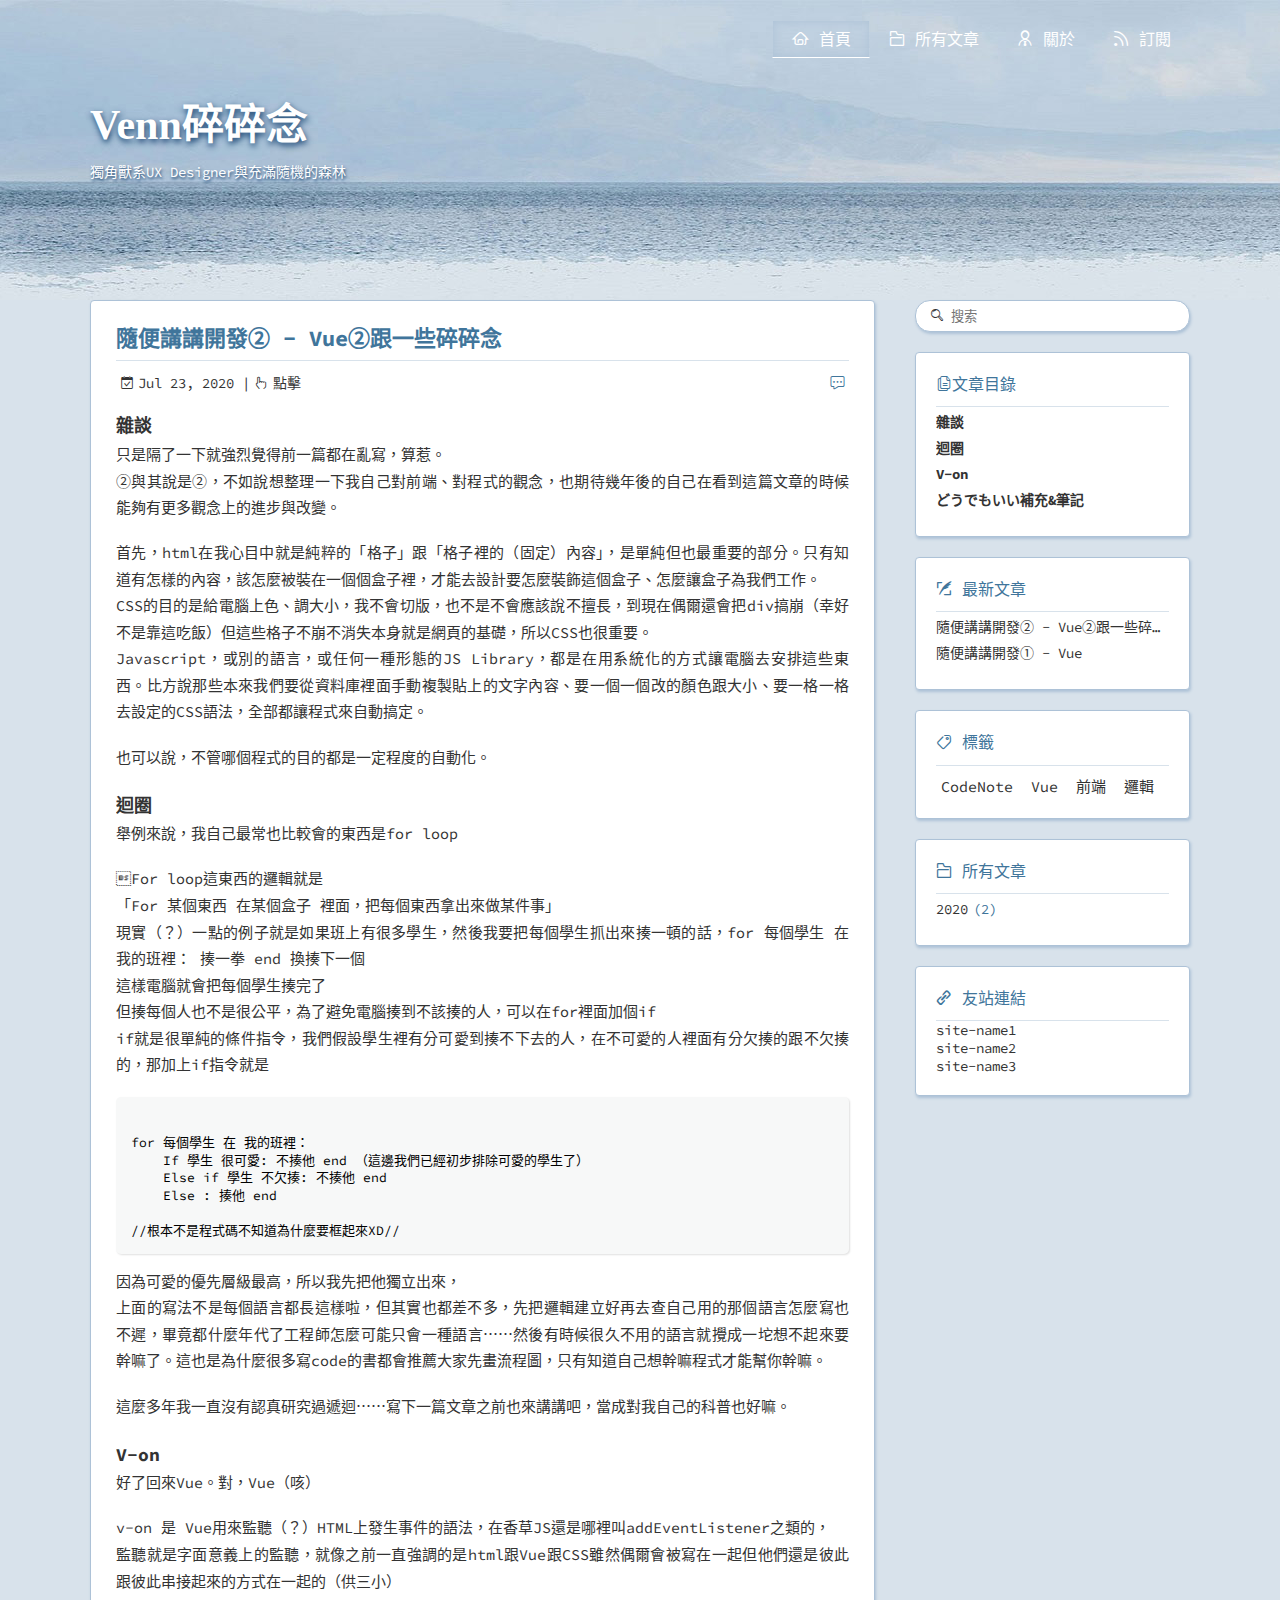
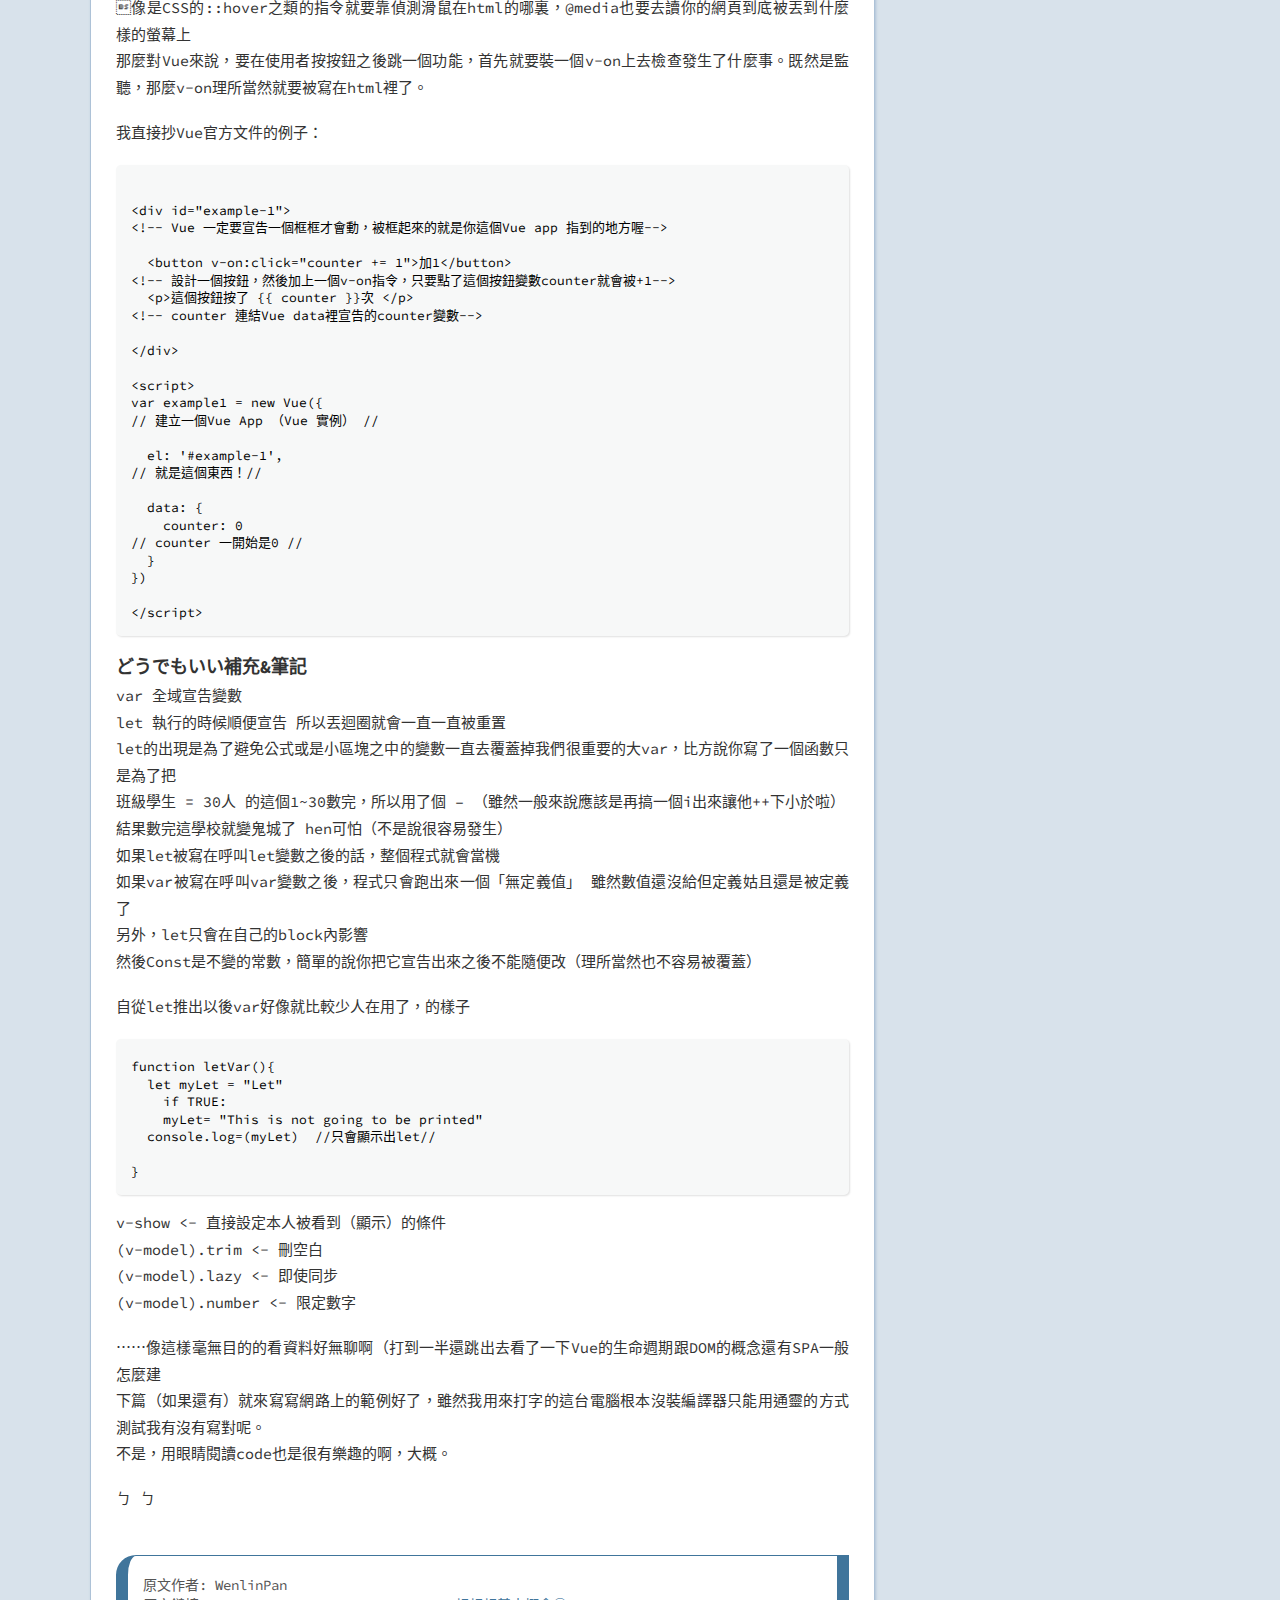
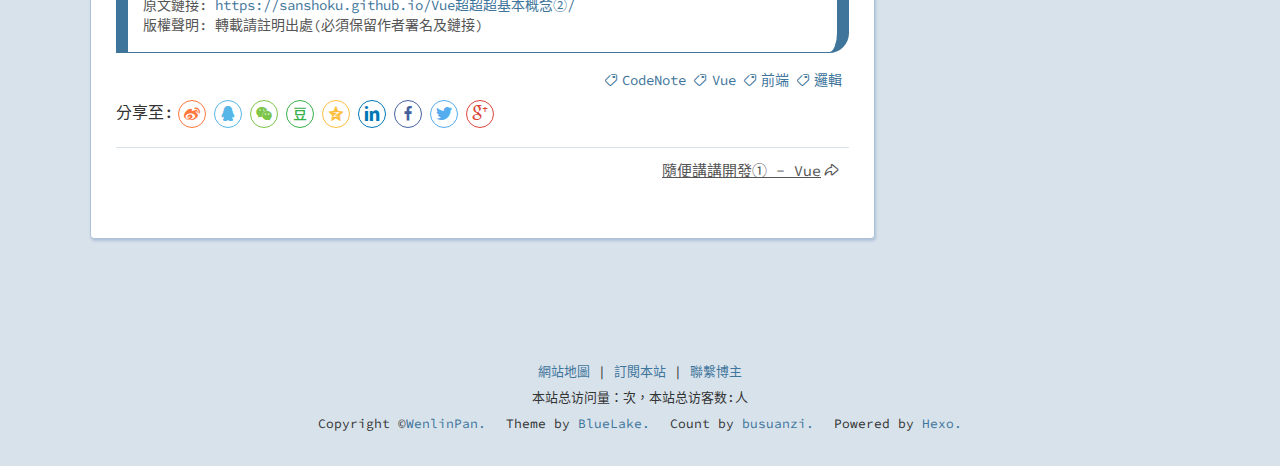
<file: Vue超超超基本概念②/index.html>
<!DOCTYPE html><html lang="zh-TW"><head><meta http-equiv="content-type" content="text/html; charset=utf-8"><meta content="width=device-width, initial-scale=1.0, maximum-scale=1.0, user-scalable=0" name="viewport"><meta content="yes" name="apple-mobile-web-app-capable"><meta content="black-translucent" name="apple-mobile-web-app-status-bar-style"><meta content="telephone=no" name="format-detection"><meta name="description" content="人生總是充滿變數，Adobe Xd基本每週都要更新，最討厭GUI但GUI又不能不做。"><link rel="stylesheet" type="text/css" href="//fonts.loli.net/css?family=Source+Code+Pro"><link rel="stylesheet" type="text/css" href="/css/style.css?v=2.0.5"><link rel="stylesheet" type="text/css" href="/css/highlight.css?v=2.0.5"><link rel="Shortcut Icon" href="/favicon.ico"><link rel="bookmark" href="/favicon.ico"><link rel="apple-touch-icon" href="/apple-touch-icon.png"><link rel="apple-touch-icon-precomposed" href="/apple-touch-icon.png"><title>隨便講講開發② - Vue②跟一些碎碎念 | Venn碎碎念</title><meta name="generator" content="Hexo 4.2.1"></head><body><div class="body_container"><div id="header"><div class="site-name"><h1 class="hidden">隨便講講開發② - Vue②跟一些碎碎念</h1><a id="logo" href="/.">Venn碎碎念</a><p class="description">獨角獸系UX Designer與充滿隨機的森林</p></div><div id="nav-menu"><a href="/." class="current"><i class="fa fa-home"> 首頁</i></a><a href="/archives/"><i class="fa fa-archive"> 所有文章</i></a><a href="/about/"><i class="fa fa-user"> 關於</i></a><a href="/atom.xml"><i class="fa fa-rss"> 訂閱</i></a></div><div id="search-form"><div id="result-mask" class="hide"></div><label><input id="search-key" type="text" autocomplete="off" placeholder="搜索"></label><div id="result-wrap" class="hide"><div id="search-result"></div></div><div class="hide"><template id="search-tpl"><div class="item"><a href="/{path}" title="{title}"><div class="title">{title}</div><div class="time">{date}</div><div class="tags">{tags}</div></a></div></template></div></div></div><div id="layout" class="layout-g"><div class="layout-l"><div class="content_container"><div class="post"><h1 class="post-title">隨便講講開發② - Vue②跟一些碎碎念</h1><div class="post-meta"><a href="/Vue%E8%B6%85%E8%B6%85%E8%B6%85%E5%9F%BA%E6%9C%AC%E6%A6%82%E5%BF%B5%E2%91%A1/#comments" class="comment-count"></a><p><span class="date">Jul 23, 2020</span><span><i id="busuanzi_container_page_pv"><i id="busuanzi_value_page_pv"></i><i>點擊</i></i></span></p></div><div class="post-content"><h2> 雜談</h2>

<p>只是隔了一下就強烈覺得前一篇都在亂寫，算惹。<br>②與其說是②，不如說想整理一下我自己對前端、對程式的觀念，也期待幾年後的自己在看到這篇文章的時候能夠有更多觀念上的進步與改變。</p>
<p>首先，html在我心目中就是純粹的「格子」跟「格子裡的（固定）內容」，是單純但也最重要的部分。只有知道有怎樣的內容，該怎麼被裝在一個個盒子裡，才能去設計要怎麼裝飾這個盒子、怎麼讓盒子為我們工作。<br>CSS的目的是給電腦上色、調大小，我不會切版，也不是不會應該說不擅長，到現在偶爾還會把div搞崩（幸好不是靠這吃飯）但這些格子不崩不消失本身就是網頁的基礎，所以CSS也很重要。<br>Javascript，或別的語言，或任何一種形態的JS Library，都是在用系統化的方式讓電腦去安排這些東西。比方說那些本來我們要從資料庫裡面手動複製貼上的文字內容、要一個一個改的顏色跟大小、要一格一格去設定的CSS語法，全部都讓程式來自動搞定。</p>
<p>也可以說，不管哪個程式的目的都是一定程度的自動化。</p>
<h2>迴圈</h2>

<p>舉例來說，我自己最常也比較會的東西是for loop</p>
<p>For loop這東西的邏輯就是<br>「For 某個東西 在某個盒子 裡面，把每個東西拿出來做某件事」<br>現實（？）一點的例子就是如果班上有很多學生，然後我要把每個學生抓出來揍一頓的話，for 每個學生 在 我的班裡： 揍一拳 end 換揍下一個<br>這樣電腦就會把每個學生揍完了<br>但揍每個人也不是很公平，為了避免電腦揍到不該揍的人，可以在for裡面加個if<br>if就是很單純的條件指令，我們假設學生裡有分可愛到揍不下去的人，在不可愛的人裡面有分欠揍的跟不欠揍的，那加上if指令就是</p>
<figure class="highlight plain"><table><tr><td class="gutter"><pre><span class="line">1</span><br><span class="line">2</span><br><span class="line">3</span><br><span class="line">4</span><br><span class="line">5</span><br><span class="line">6</span><br><span class="line">7</span><br></pre></td><td class="code"><pre><span class="line"></span><br><span class="line">for 每個學生 在 我的班裡：</span><br><span class="line">    If 學生 很可愛: 不揍他 end （這邊我們已經初步排除可愛的學生了）</span><br><span class="line">    Else if 學生 不欠揍: 不揍他 end </span><br><span class="line">    Else : 揍他 end</span><br><span class="line"></span><br><span class="line">&#x2F;&#x2F;根本不是程式碼不知道為什麼要框起來XD&#x2F;&#x2F;</span><br></pre></td></tr></table></figure>

<p>因為可愛的優先層級最高，所以我先把他獨立出來，<br>上面的寫法不是每個語言都長這樣啦，但其實也都差不多，先把邏輯建立好再去查自己用的那個語言怎麼寫也不遲，畢竟都什麼年代了工程師怎麼可能只會一種語言⋯⋯然後有時候很久不用的語言就攪成一坨想不起來要幹嘛了。這也是為什麼很多寫code的書都會推薦大家先畫流程圖，只有知道自己想幹嘛程式才能幫你幹嘛。</p>
<p>這麼多年我一直沒有認真研究過遞迴⋯⋯寫下一篇文章之前也來講講吧，當成對我自己的科普也好嘛。</p>
<h2>V-on</h2>


<p>好了回來Vue。對，Vue（咳）</p>
<p>v-on 是 Vue用來監聽（？）HTML上發生事件的語法，在香草JS還是哪裡叫addEventListener之類的，<br>監聽就是字面意義上的監聽，就像之前一直強調的是html跟Vue跟CSS雖然偶爾會被寫在一起但他們還是彼此跟彼此串接起來的方式在一起的（供三小）<br>像是CSS的::hover之類的指令就要靠偵測滑鼠在html的哪裏，@media也要去讀你的網頁到底被丟到什麼樣的螢幕上<br>那麼對Vue來說，要在使用者按按鈕之後跳一個功能，首先就要裝一個v-on上去檢查發生了什麼事。既然是監聽，那麼v-on理所當然就要被寫在html裡了。</p>
<p>我直接抄Vue官方文件的例子：</p>
<figure class="highlight plain"><table><tr><td class="gutter"><pre><span class="line">1</span><br><span class="line">2</span><br><span class="line">3</span><br><span class="line">4</span><br><span class="line">5</span><br><span class="line">6</span><br><span class="line">7</span><br><span class="line">8</span><br><span class="line">9</span><br><span class="line">10</span><br><span class="line">11</span><br><span class="line">12</span><br><span class="line">13</span><br><span class="line">14</span><br><span class="line">15</span><br><span class="line">16</span><br><span class="line">17</span><br><span class="line">18</span><br><span class="line">19</span><br><span class="line">20</span><br><span class="line">21</span><br><span class="line">22</span><br><span class="line">23</span><br><span class="line">24</span><br><span class="line">25</span><br></pre></td><td class="code"><pre><span class="line"></span><br><span class="line">&lt;div id&#x3D;&quot;example-1&quot;&gt; </span><br><span class="line">&lt;!-- Vue 一定要宣告一個框框才會動，被框起來的就是你這個Vue app 指到的地方喔--&gt;</span><br><span class="line"></span><br><span class="line">  &lt;button v-on:click&#x3D;&quot;counter +&#x3D; 1&quot;&gt;加1&lt;&#x2F;button&gt;</span><br><span class="line">&lt;!-- 設計一個按鈕，然後加上一個v-on指令，只要點了這個按鈕變數counter就會被+1--&gt;</span><br><span class="line">  &lt;p&gt;這個按鈕按了 &#123;&#123; counter &#125;&#125;次 &lt;&#x2F;p&gt;</span><br><span class="line">&lt;!-- counter 連結Vue data裡宣告的counter變數--&gt;</span><br><span class="line"></span><br><span class="line">&lt;&#x2F;div&gt;</span><br><span class="line"></span><br><span class="line">&lt;script&gt;</span><br><span class="line">var example1 &#x3D; new Vue(&#123;</span><br><span class="line">&#x2F;&#x2F; 建立一個Vue App （Vue 實例） &#x2F;&#x2F;</span><br><span class="line"></span><br><span class="line">  el: &#39;#example-1&#39;,</span><br><span class="line">&#x2F;&#x2F; 就是這個東西！&#x2F;&#x2F;</span><br><span class="line"></span><br><span class="line">  data: &#123;</span><br><span class="line">    counter: 0</span><br><span class="line">&#x2F;&#x2F; counter 一開始是0 &#x2F;&#x2F;</span><br><span class="line">  &#125;</span><br><span class="line">&#125;)</span><br><span class="line"></span><br><span class="line">&lt;&#x2F;script&gt;</span><br></pre></td></tr></table></figure>


<h2>どうでもいい補充&筆記</h2>



<p>var 全域宣告變數<br>let 執行的時候順便宣告 所以丟迴圈就會一直一直被重置<br>let的出現是為了避免公式或是小區塊之中的變數一直去覆蓋掉我們很重要的大var，比方說你寫了一個函數只是為了把<br>班級學生 = 30人 的這個1~30數完，所以用了個 – （雖然一般來說應該是再搞一個i出來讓他++下小於啦）<br>結果數完這學校就變鬼城了 hen可怕（不是說很容易發生）<br>如果let被寫在呼叫let變數之後的話，整個程式就會當機<br>如果var被寫在呼叫var變數之後，程式只會跑出來一個「無定義值」 雖然數值還沒給但定義姑且還是被定義了<br>另外，let只會在自己的block內影響<br>然後Const是不變的常數，簡單的說你把它宣告出來之後不能隨便改（理所當然也不容易被覆蓋）</p>
<p>自從let推出以後var好像就比較少人在用了，的樣子</p>
<figure class="highlight plain"><table><tr><td class="gutter"><pre><span class="line">1</span><br><span class="line">2</span><br><span class="line">3</span><br><span class="line">4</span><br><span class="line">5</span><br><span class="line">6</span><br><span class="line">7</span><br></pre></td><td class="code"><pre><span class="line">function letVar()&#123;</span><br><span class="line">  let myLet &#x3D; &quot;Let&quot;</span><br><span class="line">    if TRUE:</span><br><span class="line">    myLet&#x3D; &quot;This is not going to be printed&quot;</span><br><span class="line">  console.log&#x3D;(myLet)  &#x2F;&#x2F;只會顯示出let&#x2F;&#x2F;</span><br><span class="line"></span><br><span class="line">&#125;</span><br></pre></td></tr></table></figure>


<p>v-show &lt;- 直接設定本人被看到（顯示）的條件<br>(v-model).trim   &lt;- 刪空白<br>(v-model).lazy   &lt;- 即使同步<br>(v-model).number &lt;- 限定數字</p>
<p>⋯⋯像這樣毫無目的的看資料好無聊啊（打到一半還跳出去看了一下Vue的生命週期跟DOM的概念還有SPA一般怎麼建<br>下篇（如果還有）就來寫寫網路上的範例好了，雖然我用來打字的這台電腦根本沒裝編譯器只能用通靈的方式測試我有沒有寫對呢。<br>不是，用眼睛閱讀code也是很有樂趣的啊，大概。</p>
<p>ㄅ ㄅ </p>
</div><div class="post-copyright"><blockquote><p>原文作者: WenlinPan</p><p>原文鏈接: <a href="https://sanshoku.github.io/Vue超超超基本概念②/">https://sanshoku.github.io/Vue超超超基本概念②/</a></p><p>版權聲明: 轉載請註明出處(必須保留作者署名及鏈接)</p></blockquote></div><div class="tags"><a href="/tags/CodeNote/">CodeNote</a><a href="/tags/Vue/">Vue</a><a href="/tags/%E5%89%8D%E7%AB%AF/">前端</a><a href="/tags/%E9%82%8F%E8%BC%AF/">邏輯</a></div><div class="post-share"><div class="social-share"><span>分享至:</span></div></div><div class="post-nav"><a href="/EasyVue-01/" class="next">隨便講講開發① - Vue</a></div><div id="comments"></div></div></div></div><div class="layout-r"><div id="sidebar"><div class="search-pla"></div><div id="toc" class="widget"><div class="widget-title"><i class="fa fa-fei">文章目錄</i></div><ol class="toc"><li class="toc-item toc-level-2"><a class="toc-link" href="#"><span class="toc-text"> 雜談</span></a></li><li class="toc-item toc-level-2"><a class="toc-link" href="#"><span class="toc-text">迴圈</span></a></li><li class="toc-item toc-level-2"><a class="toc-link" href="#"><span class="toc-text">V-on</span></a></li><li class="toc-item toc-level-2"><a class="toc-link" href="#"><span class="toc-text">どうでもいい補充&amp;筆記</span></a></li></ol></div><div class="widget"><div class="widget-title"><i class="fa fa-xie"> 最新文章</i></div><ul class="post-list"><li class="post-list-item"><a class="post-list-link" href="/Vue%E8%B6%85%E8%B6%85%E8%B6%85%E5%9F%BA%E6%9C%AC%E6%A6%82%E5%BF%B5%E2%91%A1/">隨便講講開發② - Vue②跟一些碎碎念</a></li><li class="post-list-item"><a class="post-list-link" href="/EasyVue-01/">隨便講講開發① - Vue</a></li></ul></div><div class="widget"><div class="widget-title"><i class="fa fa-biao"> 標籤</i></div><div class="tagcloud"><a href="/tags/CodeNote/" style="font-size: 15px;">CodeNote</a> <a href="/tags/Vue/" style="font-size: 15px;">Vue</a> <a href="/tags/%E5%89%8D%E7%AB%AF/" style="font-size: 15px;">前端</a> <a href="/tags/%E9%82%8F%E8%BC%AF/" style="font-size: 15px;">邏輯</a></div></div><div class="widget"><div class="widget-title"><i class="fa fa-archive"> 所有文章</i></div><ul class="archive-list"><li class="archive-list-item"><a class="archive-list-link" href="/archives/2020/">2020</a><span class="archive-list-count">2</span></li></ul></div><div class="widget"><div class="widget-title"><i class="fa fa-you"> 友站連結</i></div><ul></ul><a href="http://www.example1.com/" title="site-name1" target="_blank">site-name1</a><ul></ul><a href="http://www.example2.com/" title="site-name2" target="_blank">site-name2</a><ul></ul><a href="http://www.example3.com/" title="site-name3" target="_blank">site-name3</a></div></div></div></div><a id="totop" href="#top"></a><div id="footer"><div class="footer-info"><p><a href="/baidusitemap.xml">網站地圖</a> |  <a href="/atom.xml">訂閱本站</a> |  <a href="/about/">聯繫博主</a></p><p>本站总访问量：<i id="busuanzi_container_site_pv"><i id="busuanzi_value_site_pv"></i></i>次，本站总访客数:<i id="busuanzi_container_site_uv"><i id="busuanzi_value_site_uv"></i></i>人</p><p><span> Copyright &copy;<a href="/." rel="nofollow">WenlinPan.</a></span><span> Theme by<a rel="nofollow" target="_blank" href="https://github.com/chaooo/hexo-theme-BlueLake"> BlueLake.</a></span><span> Count by<a href="http://busuanzi.ibruce.info/" target="_blank" rel="noopener"> busuanzi.</a></span><span> Powered by<a rel="nofollow" target="_blank" href="https://hexo.io"> Hexo.</a></span></p></div></div></div><script src="https://busuanzi.ibruce.info/busuanzi/2.3/busuanzi.pure.mini.js" async></script><script type="text/javascript" src="/js/search.json.js?v=2.0.5"></script><div id="fullscreen-img" class="hide"><span class="close"></span></div><script type="text/javascript" src="/js/imgview.js?v=2.0.5" async></script><script type="text/javascript" src="/js/toctotop.js?v=2.0.5" async></script><link rel="stylesheet" type="text/css" href="/share/css/share.css"><script type="text/javascript" src="/share/js/social-share.js" charset="utf-8"></script><script type="text/javascript" src="/share/js/qrcode.js" charset="utf-8"></script></body></html>
</file>
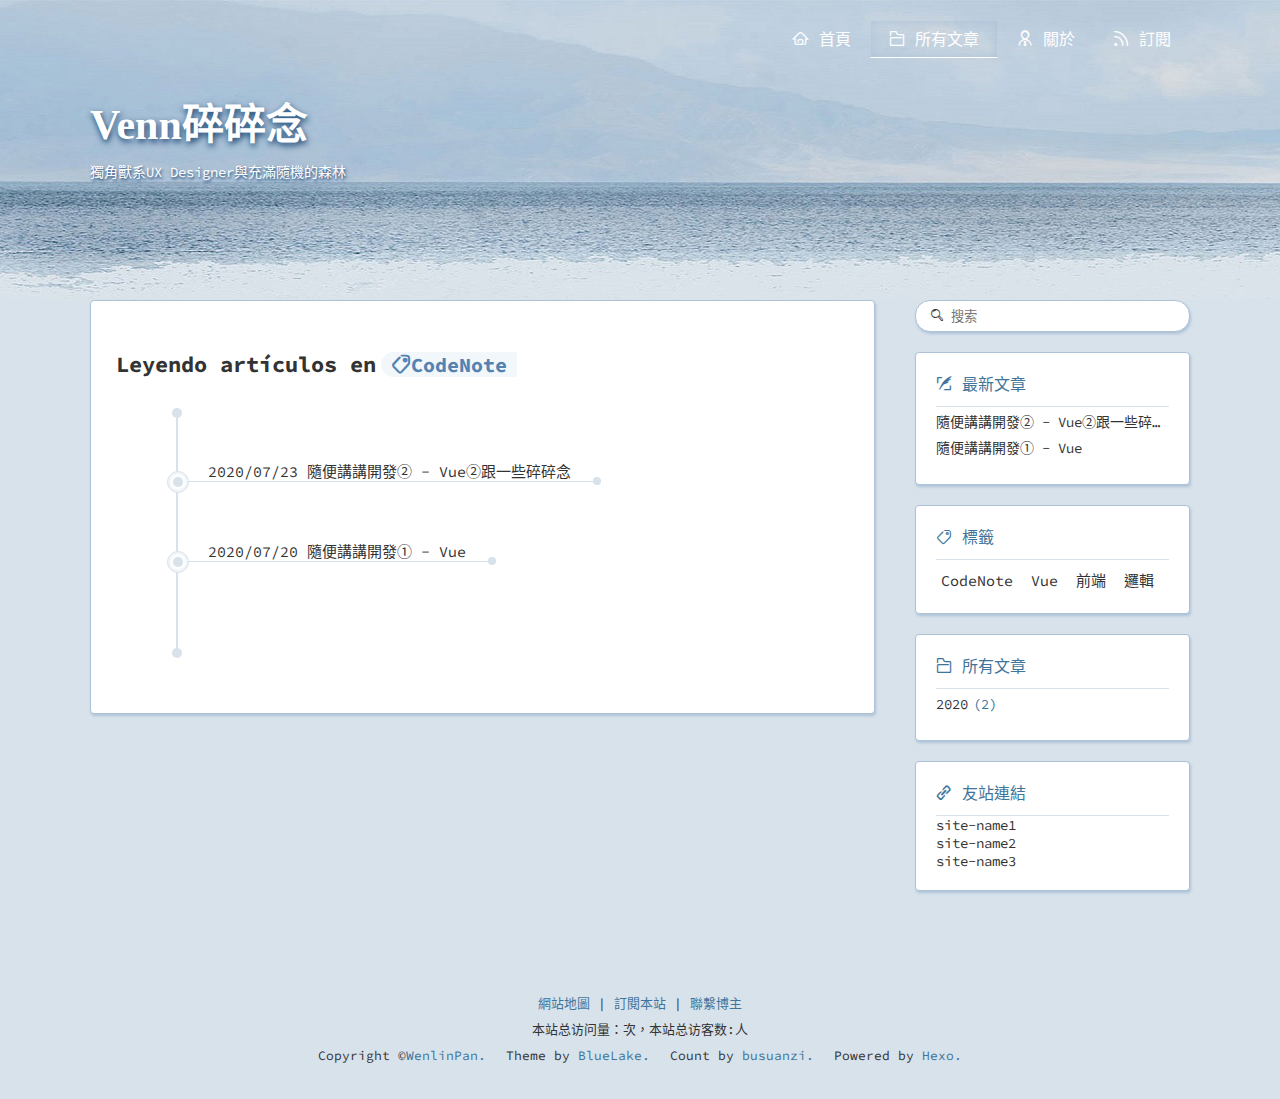
<file: tags/CodeNote/index.html>
<!DOCTYPE html><html lang="zh-TW"><head><meta http-equiv="content-type" content="text/html; charset=utf-8"><meta content="width=device-width, initial-scale=1.0, maximum-scale=1.0, user-scalable=0" name="viewport"><meta content="yes" name="apple-mobile-web-app-capable"><meta content="black-translucent" name="apple-mobile-web-app-status-bar-style"><meta content="telephone=no" name="format-detection"><meta name="description" content="人生總是充滿變數，Adobe Xd基本每週都要更新，最討厭GUI但GUI又不能不做。"><link rel="stylesheet" type="text/css" href="//fonts.loli.net/css?family=Source+Code+Pro"><link rel="stylesheet" type="text/css" href="/css/style.css?v=2.0.5"><link rel="stylesheet" type="text/css" href="/css/highlight.css?v=2.0.5"><link rel="Shortcut Icon" href="/favicon.ico"><link rel="bookmark" href="/favicon.ico"><link rel="apple-touch-icon" href="/apple-touch-icon.png"><link rel="apple-touch-icon-precomposed" href="/apple-touch-icon.png"><title>CodeNote | Venn碎碎念</title><meta name="generator" content="Hexo 4.2.1"></head><body><div class="body_container"><div id="header"><div class="site-name"><h1 class="hidden">Venn碎碎念</h1><a id="logo" href="/.">Venn碎碎念</a><p class="description">獨角獸系UX Designer與充滿隨機的森林</p></div><div id="nav-menu"><a href="/."><i class="fa fa-home"> 首頁</i></a><a href="/archives/" class="current"><i class="fa fa-archive"> 所有文章</i></a><a href="/about/"><i class="fa fa-user"> 關於</i></a><a href="/atom.xml"><i class="fa fa-rss"> 訂閱</i></a></div><div id="search-form"><div id="result-mask" class="hide"></div><label><input id="search-key" type="text" autocomplete="off" placeholder="搜索"></label><div id="result-wrap" class="hide"><div id="search-result"></div></div><div class="hide"><template id="search-tpl"><div class="item"><a href="/{path}" title="{title}"><div class="title">{title}</div><div class="time">{date}</div><div class="tags">{tags}</div></a></div></template></div></div></div><div id="layout" class="layout-g"><div class="layout-l"><div class="content_container"><div class="post"><h1 class="label-title">Leyendo artículos en<i class="fa fa-biao">CodeNote</i></h1><div class="post-archive"><div class="archive-wrap tag-cat"><ul class="listing"><li><a href="/EasyVue-02/" title="隨便講講開發② - Vue②跟一些碎碎念"><span class="tite">2020/07/23  隨便講講開發② - Vue②跟一些碎碎念</span></a></li><li><a href="/EasyVue-01/" title="隨便講講開發① - Vue"><span class="tite">2020/07/20  隨便講講開發① - Vue</span></a></li></ul></div></div></div></div></div><div class="layout-r"><div id="sidebar"><div class="search-pla"></div><div class="widget"><div class="widget-title"><i class="fa fa-xie"> 最新文章</i></div><ul class="post-list"><li class="post-list-item"><a class="post-list-link" href="/EasyVue-02/">隨便講講開發② - Vue②跟一些碎碎念</a></li><li class="post-list-item"><a class="post-list-link" href="/EasyVue-01/">隨便講講開發① - Vue</a></li></ul></div><div class="widget"><div class="widget-title"><i class="fa fa-biao"> 標籤</i></div><div class="tagcloud"><a href="/tags/CodeNote/" style="font-size: 15px;">CodeNote</a> <a href="/tags/Vue/" style="font-size: 15px;">Vue</a> <a href="/tags/%E5%89%8D%E7%AB%AF/" style="font-size: 15px;">前端</a> <a href="/tags/%E9%82%8F%E8%BC%AF/" style="font-size: 15px;">邏輯</a></div></div><div class="widget"><div class="widget-title"><i class="fa fa-archive"> 所有文章</i></div><ul class="archive-list"><li class="archive-list-item"><a class="archive-list-link" href="/archives/2020/">2020</a><span class="archive-list-count">2</span></li></ul></div><div class="widget"><div class="widget-title"><i class="fa fa-you"> 友站連結</i></div><ul></ul><a href="http://www.example1.com/" title="site-name1" target="_blank">site-name1</a><ul></ul><a href="http://www.example2.com/" title="site-name2" target="_blank">site-name2</a><ul></ul><a href="http://www.example3.com/" title="site-name3" target="_blank">site-name3</a></div></div></div></div><a id="totop" href="#top"></a><div id="footer"><div class="footer-info"><p><a href="/baidusitemap.xml">網站地圖</a> |  <a href="/atom.xml">訂閱本站</a> |  <a href="/about/">聯繫博主</a></p><p>本站总访问量：<i id="busuanzi_container_site_pv"><i id="busuanzi_value_site_pv"></i></i>次，本站总访客数:<i id="busuanzi_container_site_uv"><i id="busuanzi_value_site_uv"></i></i>人</p><p><span> Copyright &copy;<a href="/." rel="nofollow">WenlinPan.</a></span><span> Theme by<a rel="nofollow" target="_blank" href="https://github.com/chaooo/hexo-theme-BlueLake"> BlueLake.</a></span><span> Count by<a href="http://busuanzi.ibruce.info/" target="_blank" rel="noopener"> busuanzi.</a></span><span> Powered by<a rel="nofollow" target="_blank" href="https://hexo.io"> Hexo.</a></span></p></div></div></div><script src="https://busuanzi.ibruce.info/busuanzi/2.3/busuanzi.pure.mini.js" async></script><script type="text/javascript" src="/js/search.json.js?v=2.0.5"></script></body></html>
</file>
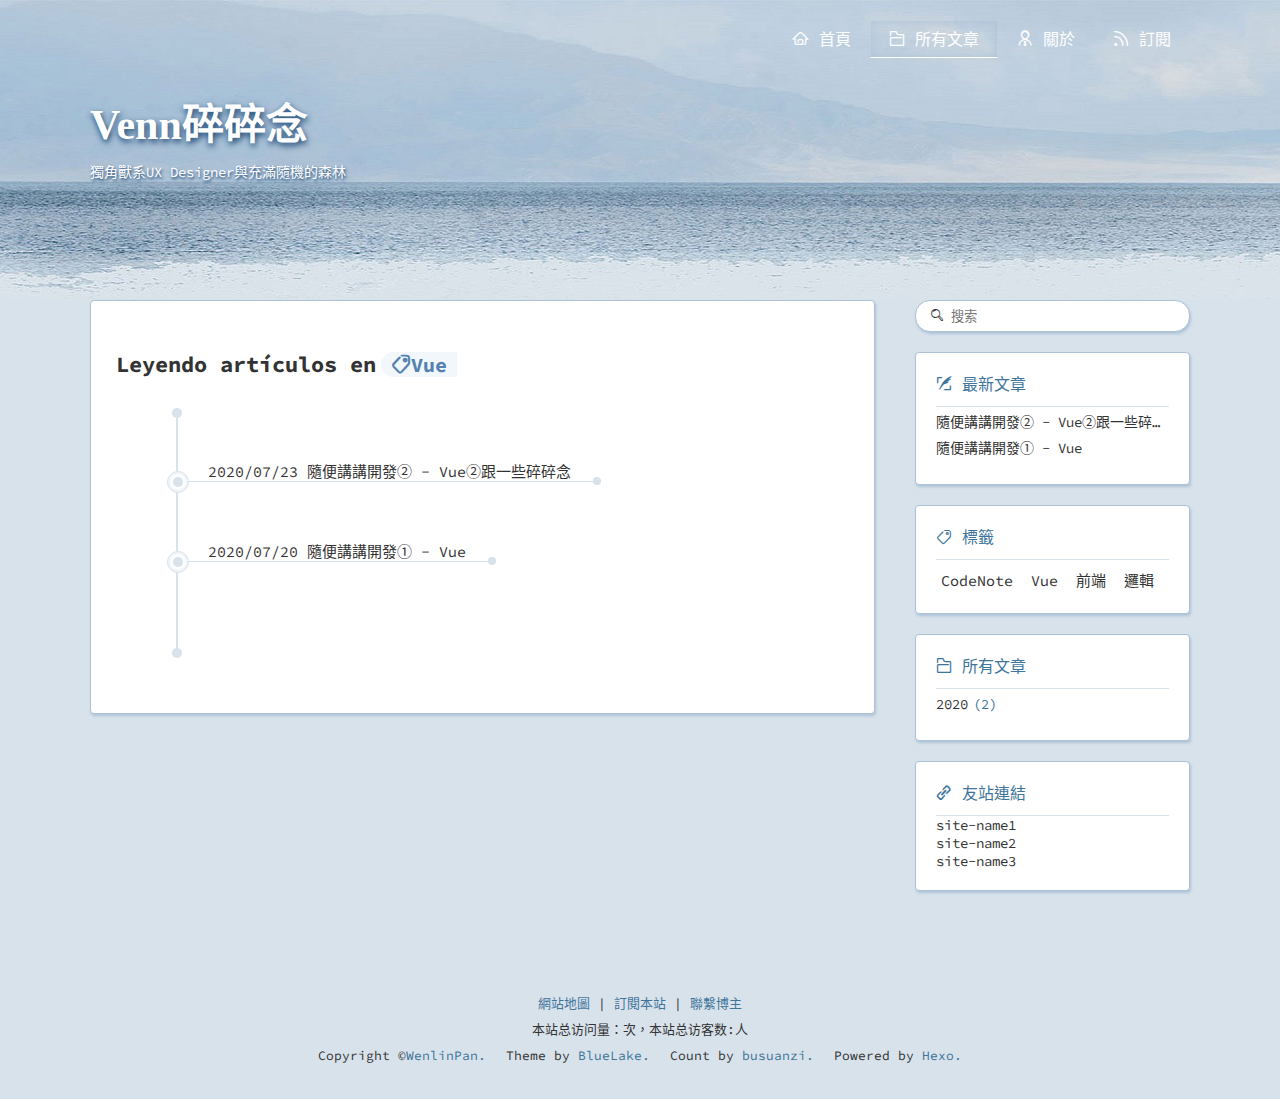
<file: tags/Vue/index.html>
<!DOCTYPE html><html lang="zh-TW"><head><meta http-equiv="content-type" content="text/html; charset=utf-8"><meta content="width=device-width, initial-scale=1.0, maximum-scale=1.0, user-scalable=0" name="viewport"><meta content="yes" name="apple-mobile-web-app-capable"><meta content="black-translucent" name="apple-mobile-web-app-status-bar-style"><meta content="telephone=no" name="format-detection"><meta name="description" content="人生總是充滿變數，Adobe Xd基本每週都要更新，最討厭GUI但GUI又不能不做。"><link rel="stylesheet" type="text/css" href="//fonts.loli.net/css?family=Source+Code+Pro"><link rel="stylesheet" type="text/css" href="/css/style.css?v=2.0.5"><link rel="stylesheet" type="text/css" href="/css/highlight.css?v=2.0.5"><link rel="Shortcut Icon" href="/favicon.ico"><link rel="bookmark" href="/favicon.ico"><link rel="apple-touch-icon" href="/apple-touch-icon.png"><link rel="apple-touch-icon-precomposed" href="/apple-touch-icon.png"><title>Vue | Venn碎碎念</title><meta name="generator" content="Hexo 4.2.1"></head><body><div class="body_container"><div id="header"><div class="site-name"><h1 class="hidden">Venn碎碎念</h1><a id="logo" href="/.">Venn碎碎念</a><p class="description">獨角獸系UX Designer與充滿隨機的森林</p></div><div id="nav-menu"><a href="/."><i class="fa fa-home"> 首頁</i></a><a href="/archives/" class="current"><i class="fa fa-archive"> 所有文章</i></a><a href="/about/"><i class="fa fa-user"> 關於</i></a><a href="/atom.xml"><i class="fa fa-rss"> 訂閱</i></a></div><div id="search-form"><div id="result-mask" class="hide"></div><label><input id="search-key" type="text" autocomplete="off" placeholder="搜索"></label><div id="result-wrap" class="hide"><div id="search-result"></div></div><div class="hide"><template id="search-tpl"><div class="item"><a href="/{path}" title="{title}"><div class="title">{title}</div><div class="time">{date}</div><div class="tags">{tags}</div></a></div></template></div></div></div><div id="layout" class="layout-g"><div class="layout-l"><div class="content_container"><div class="post"><h1 class="label-title">Leyendo artículos en<i class="fa fa-biao">Vue</i></h1><div class="post-archive"><div class="archive-wrap tag-cat"><ul class="listing"><li><a href="/EasyVue-02/" title="隨便講講開發② - Vue②跟一些碎碎念"><span class="tite">2020/07/23  隨便講講開發② - Vue②跟一些碎碎念</span></a></li><li><a href="/EasyVue-01/" title="隨便講講開發① - Vue"><span class="tite">2020/07/20  隨便講講開發① - Vue</span></a></li></ul></div></div></div></div></div><div class="layout-r"><div id="sidebar"><div class="search-pla"></div><div class="widget"><div class="widget-title"><i class="fa fa-xie"> 最新文章</i></div><ul class="post-list"><li class="post-list-item"><a class="post-list-link" href="/EasyVue-02/">隨便講講開發② - Vue②跟一些碎碎念</a></li><li class="post-list-item"><a class="post-list-link" href="/EasyVue-01/">隨便講講開發① - Vue</a></li></ul></div><div class="widget"><div class="widget-title"><i class="fa fa-biao"> 標籤</i></div><div class="tagcloud"><a href="/tags/CodeNote/" style="font-size: 15px;">CodeNote</a> <a href="/tags/Vue/" style="font-size: 15px;">Vue</a> <a href="/tags/%E5%89%8D%E7%AB%AF/" style="font-size: 15px;">前端</a> <a href="/tags/%E9%82%8F%E8%BC%AF/" style="font-size: 15px;">邏輯</a></div></div><div class="widget"><div class="widget-title"><i class="fa fa-archive"> 所有文章</i></div><ul class="archive-list"><li class="archive-list-item"><a class="archive-list-link" href="/archives/2020/">2020</a><span class="archive-list-count">2</span></li></ul></div><div class="widget"><div class="widget-title"><i class="fa fa-you"> 友站連結</i></div><ul></ul><a href="http://www.example1.com/" title="site-name1" target="_blank">site-name1</a><ul></ul><a href="http://www.example2.com/" title="site-name2" target="_blank">site-name2</a><ul></ul><a href="http://www.example3.com/" title="site-name3" target="_blank">site-name3</a></div></div></div></div><a id="totop" href="#top"></a><div id="footer"><div class="footer-info"><p><a href="/baidusitemap.xml">網站地圖</a> |  <a href="/atom.xml">訂閱本站</a> |  <a href="/about/">聯繫博主</a></p><p>本站总访问量：<i id="busuanzi_container_site_pv"><i id="busuanzi_value_site_pv"></i></i>次，本站总访客数:<i id="busuanzi_container_site_uv"><i id="busuanzi_value_site_uv"></i></i>人</p><p><span> Copyright &copy;<a href="/." rel="nofollow">WenlinPan.</a></span><span> Theme by<a rel="nofollow" target="_blank" href="https://github.com/chaooo/hexo-theme-BlueLake"> BlueLake.</a></span><span> Count by<a href="http://busuanzi.ibruce.info/" target="_blank" rel="noopener"> busuanzi.</a></span><span> Powered by<a rel="nofollow" target="_blank" href="https://hexo.io"> Hexo.</a></span></p></div></div></div><script src="https://busuanzi.ibruce.info/busuanzi/2.3/busuanzi.pure.mini.js" async></script><script type="text/javascript" src="/js/search.json.js?v=2.0.5"></script></body></html>
</file>
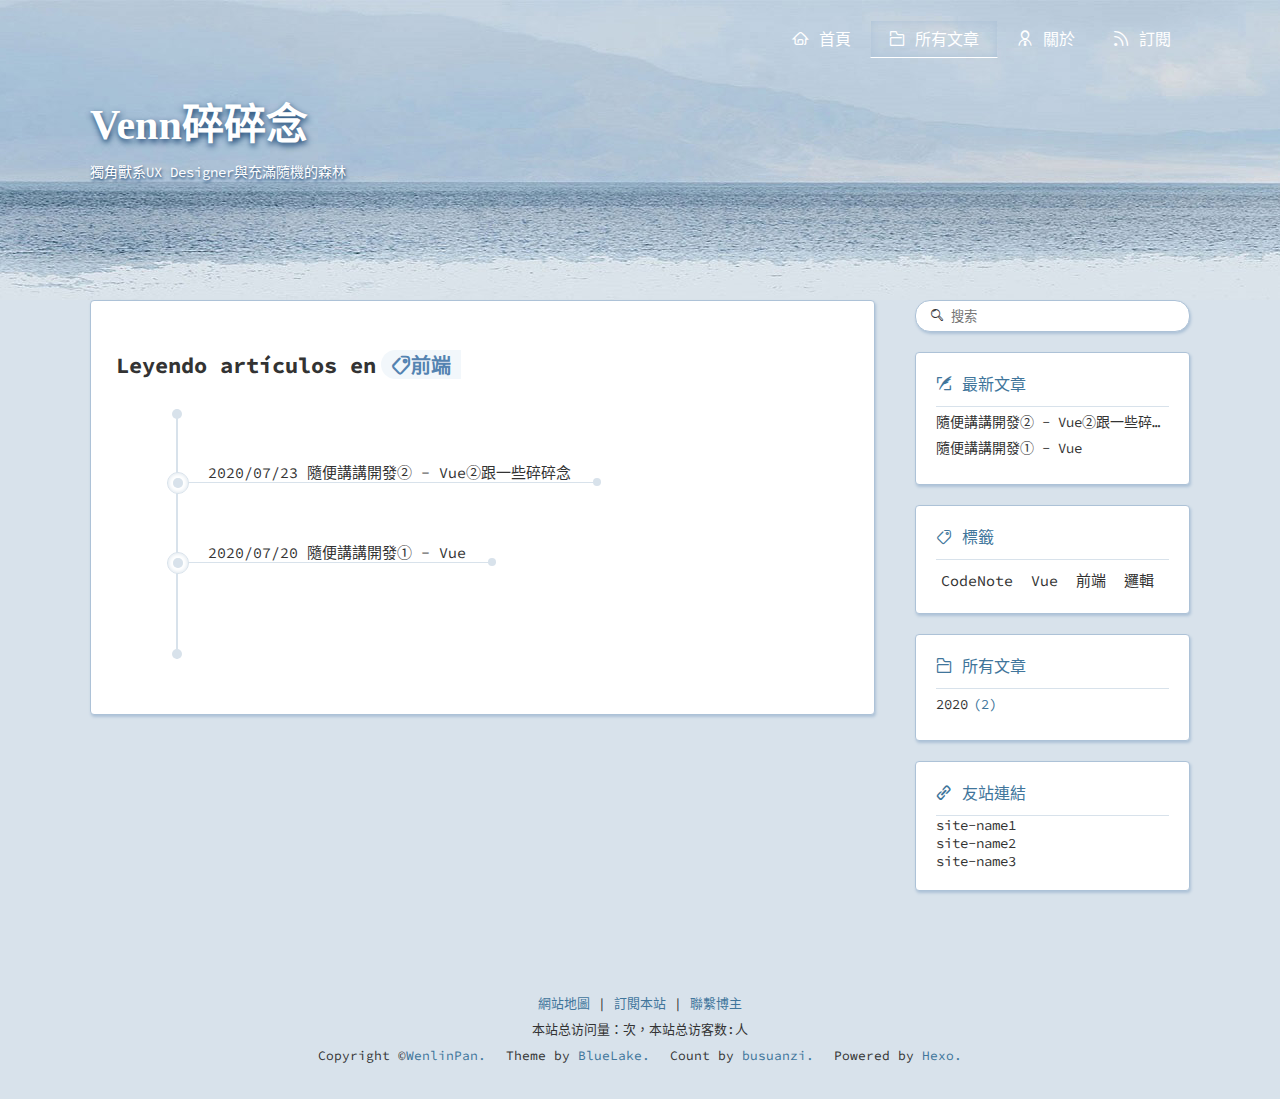
<file: tags/前端/index.html>
<!DOCTYPE html><html lang="zh-TW"><head><meta http-equiv="content-type" content="text/html; charset=utf-8"><meta content="width=device-width, initial-scale=1.0, maximum-scale=1.0, user-scalable=0" name="viewport"><meta content="yes" name="apple-mobile-web-app-capable"><meta content="black-translucent" name="apple-mobile-web-app-status-bar-style"><meta content="telephone=no" name="format-detection"><meta name="description" content="人生總是充滿變數，Adobe Xd基本每週都要更新，最討厭GUI但GUI又不能不做。"><link rel="stylesheet" type="text/css" href="//fonts.loli.net/css?family=Source+Code+Pro"><link rel="stylesheet" type="text/css" href="/css/style.css?v=2.0.5"><link rel="stylesheet" type="text/css" href="/css/highlight.css?v=2.0.5"><link rel="Shortcut Icon" href="/favicon.ico"><link rel="bookmark" href="/favicon.ico"><link rel="apple-touch-icon" href="/apple-touch-icon.png"><link rel="apple-touch-icon-precomposed" href="/apple-touch-icon.png"><title>前端 | Venn碎碎念</title><meta name="generator" content="Hexo 4.2.1"></head><body><div class="body_container"><div id="header"><div class="site-name"><h1 class="hidden">Venn碎碎念</h1><a id="logo" href="/.">Venn碎碎念</a><p class="description">獨角獸系UX Designer與充滿隨機的森林</p></div><div id="nav-menu"><a href="/."><i class="fa fa-home"> 首頁</i></a><a href="/archives/" class="current"><i class="fa fa-archive"> 所有文章</i></a><a href="/about/"><i class="fa fa-user"> 關於</i></a><a href="/atom.xml"><i class="fa fa-rss"> 訂閱</i></a></div><div id="search-form"><div id="result-mask" class="hide"></div><label><input id="search-key" type="text" autocomplete="off" placeholder="搜索"></label><div id="result-wrap" class="hide"><div id="search-result"></div></div><div class="hide"><template id="search-tpl"><div class="item"><a href="/{path}" title="{title}"><div class="title">{title}</div><div class="time">{date}</div><div class="tags">{tags}</div></a></div></template></div></div></div><div id="layout" class="layout-g"><div class="layout-l"><div class="content_container"><div class="post"><h1 class="label-title">Leyendo artículos en<i class="fa fa-biao">前端</i></h1><div class="post-archive"><div class="archive-wrap tag-cat"><ul class="listing"><li><a href="/EasyVue-02/" title="隨便講講開發② - Vue②跟一些碎碎念"><span class="tite">2020/07/23  隨便講講開發② - Vue②跟一些碎碎念</span></a></li><li><a href="/EasyVue-01/" title="隨便講講開發① - Vue"><span class="tite">2020/07/20  隨便講講開發① - Vue</span></a></li></ul></div></div></div></div></div><div class="layout-r"><div id="sidebar"><div class="search-pla"></div><div class="widget"><div class="widget-title"><i class="fa fa-xie"> 最新文章</i></div><ul class="post-list"><li class="post-list-item"><a class="post-list-link" href="/EasyVue-02/">隨便講講開發② - Vue②跟一些碎碎念</a></li><li class="post-list-item"><a class="post-list-link" href="/EasyVue-01/">隨便講講開發① - Vue</a></li></ul></div><div class="widget"><div class="widget-title"><i class="fa fa-biao"> 標籤</i></div><div class="tagcloud"><a href="/tags/CodeNote/" style="font-size: 15px;">CodeNote</a> <a href="/tags/Vue/" style="font-size: 15px;">Vue</a> <a href="/tags/%E5%89%8D%E7%AB%AF/" style="font-size: 15px;">前端</a> <a href="/tags/%E9%82%8F%E8%BC%AF/" style="font-size: 15px;">邏輯</a></div></div><div class="widget"><div class="widget-title"><i class="fa fa-archive"> 所有文章</i></div><ul class="archive-list"><li class="archive-list-item"><a class="archive-list-link" href="/archives/2020/">2020</a><span class="archive-list-count">2</span></li></ul></div><div class="widget"><div class="widget-title"><i class="fa fa-you"> 友站連結</i></div><ul></ul><a href="http://www.example1.com/" title="site-name1" target="_blank">site-name1</a><ul></ul><a href="http://www.example2.com/" title="site-name2" target="_blank">site-name2</a><ul></ul><a href="http://www.example3.com/" title="site-name3" target="_blank">site-name3</a></div></div></div></div><a id="totop" href="#top"></a><div id="footer"><div class="footer-info"><p><a href="/baidusitemap.xml">網站地圖</a> |  <a href="/atom.xml">訂閱本站</a> |  <a href="/about/">聯繫博主</a></p><p>本站总访问量：<i id="busuanzi_container_site_pv"><i id="busuanzi_value_site_pv"></i></i>次，本站总访客数:<i id="busuanzi_container_site_uv"><i id="busuanzi_value_site_uv"></i></i>人</p><p><span> Copyright &copy;<a href="/." rel="nofollow">WenlinPan.</a></span><span> Theme by<a rel="nofollow" target="_blank" href="https://github.com/chaooo/hexo-theme-BlueLake"> BlueLake.</a></span><span> Count by<a href="http://busuanzi.ibruce.info/" target="_blank" rel="noopener"> busuanzi.</a></span><span> Powered by<a rel="nofollow" target="_blank" href="https://hexo.io"> Hexo.</a></span></p></div></div></div><script src="https://busuanzi.ibruce.info/busuanzi/2.3/busuanzi.pure.mini.js" async></script><script type="text/javascript" src="/js/search.json.js?v=2.0.5"></script></body></html>
</file>
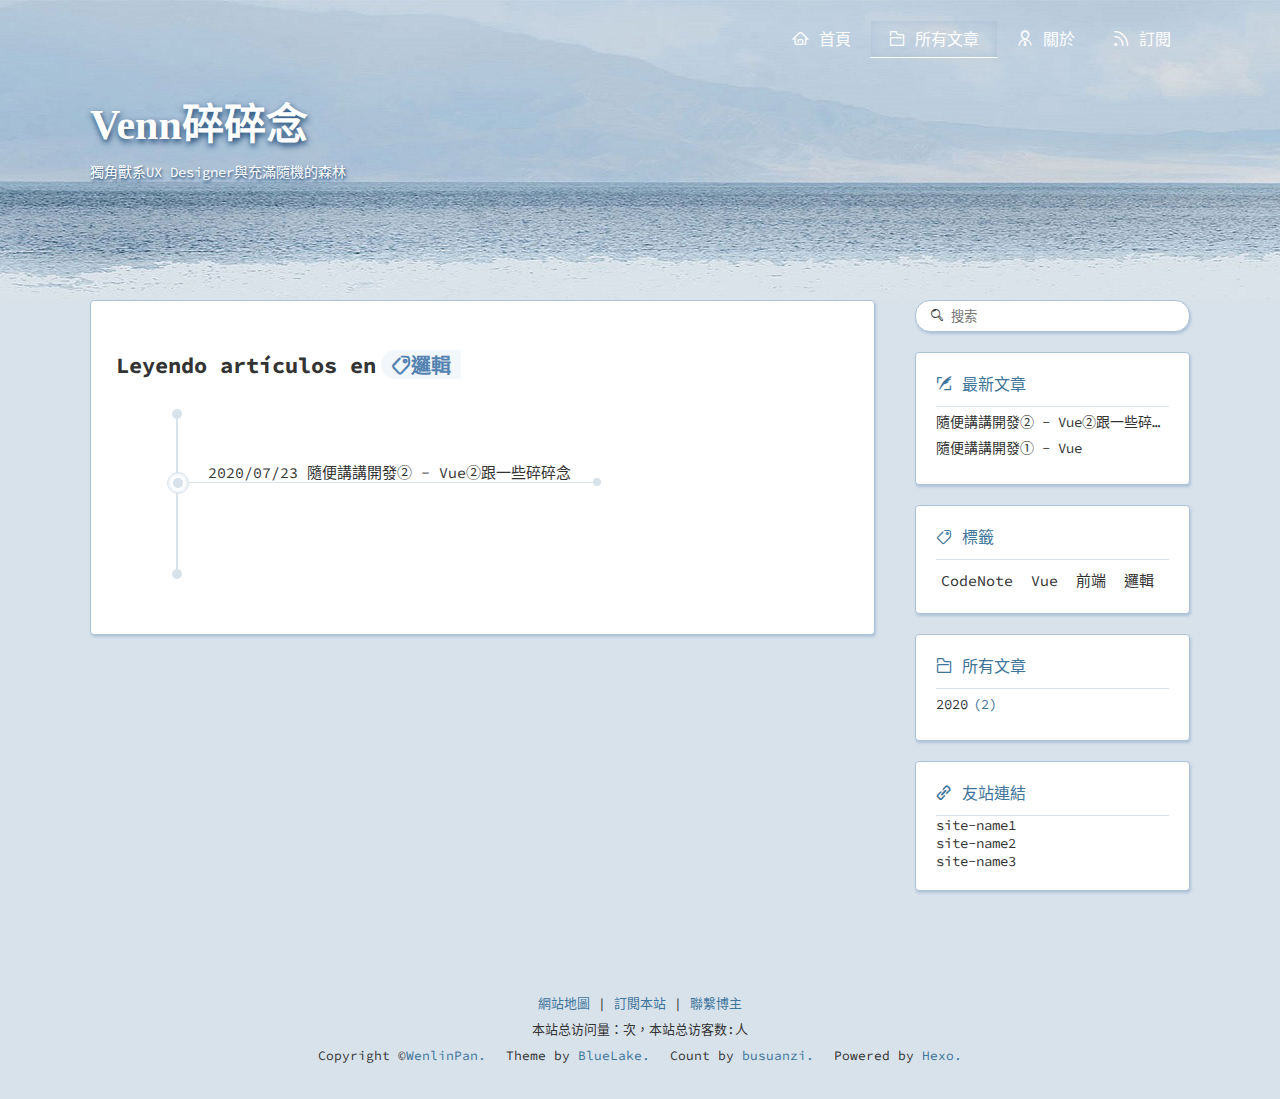
<file: tags/邏輯/index.html>
<!DOCTYPE html><html lang="zh-TW"><head><meta http-equiv="content-type" content="text/html; charset=utf-8"><meta content="width=device-width, initial-scale=1.0, maximum-scale=1.0, user-scalable=0" name="viewport"><meta content="yes" name="apple-mobile-web-app-capable"><meta content="black-translucent" name="apple-mobile-web-app-status-bar-style"><meta content="telephone=no" name="format-detection"><meta name="description" content="人生總是充滿變數，Adobe Xd基本每週都要更新，最討厭GUI但GUI又不能不做。"><link rel="stylesheet" type="text/css" href="//fonts.loli.net/css?family=Source+Code+Pro"><link rel="stylesheet" type="text/css" href="/css/style.css?v=2.0.5"><link rel="stylesheet" type="text/css" href="/css/highlight.css?v=2.0.5"><link rel="Shortcut Icon" href="/favicon.ico"><link rel="bookmark" href="/favicon.ico"><link rel="apple-touch-icon" href="/apple-touch-icon.png"><link rel="apple-touch-icon-precomposed" href="/apple-touch-icon.png"><title>邏輯 | Venn碎碎念</title><meta name="generator" content="Hexo 4.2.1"></head><body><div class="body_container"><div id="header"><div class="site-name"><h1 class="hidden">Venn碎碎念</h1><a id="logo" href="/.">Venn碎碎念</a><p class="description">獨角獸系UX Designer與充滿隨機的森林</p></div><div id="nav-menu"><a href="/."><i class="fa fa-home"> 首頁</i></a><a href="/archives/" class="current"><i class="fa fa-archive"> 所有文章</i></a><a href="/about/"><i class="fa fa-user"> 關於</i></a><a href="/atom.xml"><i class="fa fa-rss"> 訂閱</i></a></div><div id="search-form"><div id="result-mask" class="hide"></div><label><input id="search-key" type="text" autocomplete="off" placeholder="搜索"></label><div id="result-wrap" class="hide"><div id="search-result"></div></div><div class="hide"><template id="search-tpl"><div class="item"><a href="/{path}" title="{title}"><div class="title">{title}</div><div class="time">{date}</div><div class="tags">{tags}</div></a></div></template></div></div></div><div id="layout" class="layout-g"><div class="layout-l"><div class="content_container"><div class="post"><h1 class="label-title">Leyendo artículos en<i class="fa fa-biao">邏輯</i></h1><div class="post-archive"><div class="archive-wrap tag-cat"><ul class="listing"><li><a href="/EasyVue-02/" title="隨便講講開發② - Vue②跟一些碎碎念"><span class="tite">2020/07/23  隨便講講開發② - Vue②跟一些碎碎念</span></a></li></ul></div></div></div></div></div><div class="layout-r"><div id="sidebar"><div class="search-pla"></div><div class="widget"><div class="widget-title"><i class="fa fa-xie"> 最新文章</i></div><ul class="post-list"><li class="post-list-item"><a class="post-list-link" href="/EasyVue-02/">隨便講講開發② - Vue②跟一些碎碎念</a></li><li class="post-list-item"><a class="post-list-link" href="/EasyVue-01/">隨便講講開發① - Vue</a></li></ul></div><div class="widget"><div class="widget-title"><i class="fa fa-biao"> 標籤</i></div><div class="tagcloud"><a href="/tags/CodeNote/" style="font-size: 15px;">CodeNote</a> <a href="/tags/Vue/" style="font-size: 15px;">Vue</a> <a href="/tags/%E5%89%8D%E7%AB%AF/" style="font-size: 15px;">前端</a> <a href="/tags/%E9%82%8F%E8%BC%AF/" style="font-size: 15px;">邏輯</a></div></div><div class="widget"><div class="widget-title"><i class="fa fa-archive"> 所有文章</i></div><ul class="archive-list"><li class="archive-list-item"><a class="archive-list-link" href="/archives/2020/">2020</a><span class="archive-list-count">2</span></li></ul></div><div class="widget"><div class="widget-title"><i class="fa fa-you"> 友站連結</i></div><ul></ul><a href="http://www.example1.com/" title="site-name1" target="_blank">site-name1</a><ul></ul><a href="http://www.example2.com/" title="site-name2" target="_blank">site-name2</a><ul></ul><a href="http://www.example3.com/" title="site-name3" target="_blank">site-name3</a></div></div></div></div><a id="totop" href="#top"></a><div id="footer"><div class="footer-info"><p><a href="/baidusitemap.xml">網站地圖</a> |  <a href="/atom.xml">訂閱本站</a> |  <a href="/about/">聯繫博主</a></p><p>本站总访问量：<i id="busuanzi_container_site_pv"><i id="busuanzi_value_site_pv"></i></i>次，本站总访客数:<i id="busuanzi_container_site_uv"><i id="busuanzi_value_site_uv"></i></i>人</p><p><span> Copyright &copy;<a href="/." rel="nofollow">WenlinPan.</a></span><span> Theme by<a rel="nofollow" target="_blank" href="https://github.com/chaooo/hexo-theme-BlueLake"> BlueLake.</a></span><span> Count by<a href="http://busuanzi.ibruce.info/" target="_blank" rel="noopener"> busuanzi.</a></span><span> Powered by<a rel="nofollow" target="_blank" href="https://hexo.io"> Hexo.</a></span></p></div></div></div><script src="https://busuanzi.ibruce.info/busuanzi/2.3/busuanzi.pure.mini.js" async></script><script type="text/javascript" src="/js/search.json.js?v=2.0.5"></script></body></html>
</file>
<file: css/highlight.css>
/* syntax highlight*/
pre {
  width: 100%;
  position: relative;
  border: none;
  padding: 0;
  margin: 0;
}
pre code {
  display: block;
  box-sizing: border-box;
  overflow-x: auto;
  font-family: Source Code Pro, Monaco, Menlo, Consolas, monospace;
  margin: 1.2em 0;
  padding: 15px 15px 10px 15px;
  line-height: 1.2em;
  width: 100%;
  border-radius: 5px;
  box-shadow: 1px 1px 2px rgba(0,0,0,0.125);
  font-size: 13px;
  color: #333;
  background: #f7f8f8;
}
figure.highlight,
.codeblock {
  background: #f7f8f8;
  margin: 10px 0;
  line-height: 1.1em;
  padding-top: 15px;
  margin: 1em 0;
  border-radius: 5px;
  box-shadow: 1px 1px 2px rgba(0,0,0,0.125);
}
figure.highlight figcaption,
.codeblock figcaption {
  font-size: 13px;
  padding: 0 15px 20px;
  margin: 0;
  background: #f7f8f8;
  color: #999;
}
figure.highlight figcaption a,
.codeblock figcaption a {
  float: right;
  color: #40759b;
  font-weight: bold;
}
figure.highlight table,
.codeblock table {
  width: 100%;
  margin: 0;
  padding-bottom: 10px;
  border-collapse: collapse;
  position: relative;
  display: block;
  overflow-x: auto;
}
figure.highlight pre,
.codeblock pre,
figure.highlight .gutter,
.codeblock .gutter,
figure.highlight .code,
.codeblock .code,
figure.highlight .tag,
.codeblock .tag {
  background-color: inherit;
  font-family: Source Code Pro, Monaco, Menlo, Consolas, monospace;
  border: none;
  padding: 0;
  margin: 0;
  cursor: text;
}
figure.highlight .gutter,
.codeblock .gutter,
figure.highlight .code,
.codeblock .code {
  vertical-align: top;
}
figure.highlight.plain .gutter,
.codeblock.plain .gutter {
  display: none;
}
figure.highlight .gutter,
.codeblock .gutter {
  background: #f7f8f8;
  border-right: 1px solid #e6e6e6;
  padding: 0.3em 15px;
}
figure.highlight .gutter .line,
.codeblock .gutter .line {
  color: #aaa;
}
figure.highlight .line,
.codeblock .line {
  font-size: 13px;
  color: #000;
}
figure.highlight .line.marked,
.codeblock .line.marked {
  background: #f5e3de;
}
figure.highlight .code,
.codeblock .code {
  padding: 0.3em 15px 0.3em 1em;
  width: 100%;
}
.gist .line,
.gist .line-number {
  font-family: Source Code Pro, Monaco, Menlo, Consolas, monospace;
  font-size: 1em;
  margin: 0 0 5px 0;
}
/* code highlight color*/
.highlight .comment {
  color: #aeaeae;
}
.highlight .title {
  color: #888;
}
.highlight .meta,
.highlight .tag {
  color: #324977;
}
.highlight .attr {
  color: #118a04;
}
.highlight .string,
.highlight .value,
.highlight .inheritance,
.highlight .header,
.highlight .ruby .symbol,
.highlight .xml .cdatabody {
  color: #920000;
}
.highlight .keyword,
.highlight .javascript .function {
  color: #ec25ec;
}
.highlight .number,
.highlight .preprocessor,
.highlight .built_in,
.highlight .literal,
.highlight .params,
.highlight .constant {
  color: #fb6a00;
}
.highlight.apacheconf .code .common,
.highlight.apacheconf .code .nomarkup,
.highlight.apacheconf .code .attribute,
.highlight.apacheconf .code .variable,
.highlight.apacheconf .code .cbracket,
.highlight.apacheconf .code .keyword {
  color: #0086b3;
}
.highlight.apacheconf .code .sqbracket {
  color: #df5000;
}
.highlight.apacheconf .code .section,
.highlight.apacheconf .code .tag {
  color: #63a35c;
}
.highlight.bash .code .literal,
.highlight.bash .code .built_in {
  color: #0086b3;
}
.highlight.bash .code .title {
  color: #795da3;
}
.highlight.bash .code .shebang {
  color: #969896;
}
.highlight.bash .code .variable {
  color: #333;
}
.highlight.coffeescript .code .subst,
.highlight.coffeescript .code .regexp,
.highlight.coffeescript .code .attribute {
  color: #df5000;
}
.highlight.coffeescript .code .literal,
.highlight.coffeescript .code .built_in,
.highlight.coffeescript .code .number {
  color: #0086b3;
}
.highlight.coffeescript .code .title {
  color: #795da3;
}
.highlight.coffeescript .code .reserved,
.highlight.coffeescript .code .attribute {
  color: #1d3e81;
}
.highlight.cpp .code .number,
.highlight.c .code .number,
.highlight.cpp .code .built_in,
.highlight.c .code .built_in {
  color: #0086b3;
}
.highlight.cpp .code .preprocessor,
.highlight.c .code .preprocessor {
  color: #df5000;
}
.highlight.cpp .code .title,
.highlight.c .code .title {
  color: #795da3;
}
.highlight.cpp .code .meta-keyword,
.highlight.c .code .meta-keyword {
  color: #a71d5d;
}
.highlight.cs .code .preprocessor,
.highlight.cs .code .preprocessor .keyword {
  color: #333;
}
.highlight.cs .code .xmlDocTag,
.highlight.cs .code .doctag {
  color: #63a35c;
}
.highlight.cs .code .number,
.highlight.cs .code .built_in {
  color: #0086b3;
}
.highlight.cs .code .title {
  color: #795da3;
}
.highlight.css .code .id,
.highlight.css .code .class,
.highlight.css .code .pseudo,
.highlight.css .code .selector-pseudo {
  color: #795da3;
}
.highlight.css .code .attr_selector,
.highlight.css .code .value {
  color: #333;
}
.highlight.css .code .attribute,
.highlight.css .code .hexcolor,
.highlight.css .code .number,
.highlight.css .code .function {
  color: #0086b3;
}
.highlight.css .code .at_rule,
.highlight.css .code .important,
.highlight.css .code .meta {
  color: #a71d5d;
}
.highlight.css .code .tag,
.highlight.css .code .selector-tag {
  color: #63a35c;
}
.highlight.diff .code .deletion {
  color: #bd2c00;
  background-color: #ffecec;
}
.highlight.diff .code .addition {
  color: #55a532;
  background-color: #eaffea;
}
.highlight.http .code .literal {
  color: #0086b3;
}
.highlight.http .code .request {
  color: #a71d5d;
}
.highlight.http .code .attribute,
.highlight.http .code attr {
  color: #183691;
}
.highlight.ini .code .value,
.highlight.ini .code .keyword {
  color: #333;
}
.highlight.ini .code .setting,
.highlight.ini .code .attr {
  color: #a71d5d;
}
.highlight.ini .code .chunk,
.highlight.ini .code .meta {
  color: #795da3;
  font-weight: bold;
}
.highlight.ini .code .title,
.highlight.ini .code .section {
  color: #795da3;
}
.highlight.js .code .tag .title {
  color: #333;
}
.highlight.js .code .regexp {
  color: #df5000;
}
.highlight.js .code .javadoc {
  color: #969896;
}
.highlight.js .code .literal,
.highlight.js .code .number {
  color: #0086b3;
}
.highlight.js .code .built_in,
.highlight.js .code .title {
  color: #795da3;
}
.highlight.js .code .tag,
.highlight.js .code .javadoctag {
  color: #a71d5d;
}
.highlight.java .code .title {
  color: #795da3;
}
.highlight.java .code .number {
  color: #0086b3;
}
.highlight.java .code .javadoc {
  color: #969896;
}
.highlight.java .code .params {
  color: #1d3e81;
}
.highlight.java .code .meta,
.highlight.java .code .annotation,
.highlight.java .code .javadoctag {
  color: #a71d5d;
}
.highlight.mak .code .title {
  color: #795da3;
}
.highlight.mak .code .constant {
  color: #333;
}
.highlight.mak .code .keyword,
.highlight.mak .code .meta-keyword {
  color: #0086b3;
}
.highlight.json .code .attribute {
  color: #183691;
}
.highlight.json .code .number,
.highlight.json .code .literal {
  color: #0086b3;
}
.highlight.md .code .link_url,
.highlight.md .code .link {
  text-decoration: underline;
}
.highlight.md .code .link_reference,
.highlight.md .code .symbol,
.highlight.md .code .code {
  color: #0086b3;
}
.highlight.md .code .value,
.highlight.md .code .link_label,
.highlight.md .code .strong,
.highlight.md .code .emphasis,
.highlight.md .code .blockquote,
.highlight.md .code .quote,
.highlight.md .code .section {
  color: #183691;
}
.highlight.nginx .code .title,
.highlight.nginx .code .attribute {
  color: #a71d5d;
}
.highlight.nginx .code .built_in,
.highlight.nginx .code .literal {
  color: #0086b3;
}
.highlight.nginx .code .regexp {
  color: #183691;
}
.highlight.nginx .code .variable {
  color: #333;
}
.highlight.objectivec .code .title {
  color: #795da3;
}
.highlight.objectivec .code .preprocessor,
.highlight.objectivec .code .meta {
  color: #a71d5d;
}
.highlight.objectivec .code .preprocessor .title,
.highlight.objectivec .code .meta .title {
  color: #df5000;
}
.highlight.objectivec .code .literal,
.highlight.objectivec .code .number,
.highlight.objectivec .code .built_in {
  color: #0086b3;
}
.highlight.objectivec .code .meta-string {
  color: #183691;
}
.highlight.perl .code .title {
  color: #795da3;
}
.highlight.perl .code .regexp {
  color: #df5000;
}
.highlight.perl .code .sub {
  color: #795da3;
}
.highlight.php .code .title {
  color: #795da3;
}
.highlight.php .code .regexp {
  color: #df5000;
}
.highlight.php .code .phpdoc,
.highlight.php .code .doctag {
  color: #a71d5d;
}
.highlight.php .code .literal,
.highlight.php .code .number {
  color: #0086b3;
}
.highlight.python .code .number {
  color: #0086b3;
}
.highlight.python .code .decorator,
.highlight.python .code .title,
.highlight.python .code .meta {
  color: #795da3;
}
.highlight.ruby .code .prompt,
.highlight.ruby .code .constant,
.highlight.ruby .code .number,
.highlight.ruby .code .subst .keyword,
.highlight.ruby .code .symbol {
  color: #0086b3;
}
.highlight.ruby .code .parent,
.highlight.ruby .code .title {
  color: #795da3;
}
.highlight.sql .code .number {
  color: #0086b3;
}
.highlight.sql .code .built_in {
  color: #a71d5d;
}
.highlight.xml .code .tag {
  color: #333;
}
.highlight.xml .code .value {
  color: #183691;
}
.highlight.xml .code .title,
.highlight.xml .code .name {
  color: #63a35c;
}
.highlight.xml .code .attribute,
.highlight.xml .code .attr {
  color: #795da3;
}
.highlight.puppet .code .title {
  color: #795da3;
}
.highlight.puppet .code .name {
  color: #a71d5d;
}
.highlight.puppet .code .function {
  color: #0086b3;
}
.highlight.puppet .code .attr {
  color: #0086b3;
}
.highlight.less .code .number,
.highlight.less .code .hexcolor,
.highlight.less .code .function,
.highlight.less .code .attribute {
  color: #0086b3;
}
.highlight.less .code .id,
.highlight.less .code .pseudo,
.highlight.less .code .class,
.highlight.less .code .selector-id,
.highlight.less .code .selector-class,
.highlight.less .code .selector-tag {
  color: #795da3;
}
.highlight.less .code .tag,
.highlight.less .code .at_rule {
  color: #a71d5d;
}
.highlight.less .code .built_in {
  color: #df5000;
}
.highlight.sass .code .number,
.highlight.sass .code .hexcolor,
.highlight.sass .code .function,
.highlight.sass .code .attribute {
  color: #0086b3;
}
.highlight.sass .code .tag,
.highlight.sass .code .selector-tag {
  color: #63a35c;
}
.highlight.sass .code .built_in {
  color: #df5000;
}
.highlight.sass .code .tag,
.highlight.sass .code .at_rule,
.highlight.sass .code .important {
  color: #a71d5d;
}
.highlight.sass .code .id,
.highlight.sass .code .pseudo,
.highlight.sass .code .class,
.highlight.sass .code .preprocessor,
.highlight.sass .code .selector-class,
.highlight.sass .code .selector-id {
  color: #795da3;
}
.highlight.sass .code .variable {
  color: #333;
}
.highlight.stylus .code .tag,
.highlight.stylus .code .selector-tag {
  color: #63a35c;
}
.highlight.stylus .code .at_rule {
  color: #a71d5d;
}
.highlight.stylus .code .class,
.highlight.stylus .code .id,
.highlight.stylus .code .pseudo,
.highlight.stylus .code .title,
.highlight.stylus .code .selector-id,
.highlight.stylus .code .selector-pseudo,
.highlight.stylus .code .selector-class {
  color: #795da3;
}
.highlight.stylus .code .number,
.highlight.stylus .code .hexcolor,
.highlight.stylus .code .attribute,
.highlight.stylus .code .params {
  color: #0086b3;
}
.highlight.go .code .built_in,
.highlight.go .code .constant {
  color: #0086b3;
}
.highlight.go .code .typename {
  color: #a71d5d;
}
.highlight.swift .code .preprocessor {
  color: #a71d5d;
}
.highlight.swift .code .title {
  color: #795da3;
}
.highlight.swift .code .built_in,
.highlight.swift .code .number,
.highlight.swift .code .type {
  color: #0086b3;
}
.highlight.yml .code .number {
  color: #fb6a00;
}
.highlight.yml .code .line,
.highlight.yml .code .attr {
  color: #795da3;
}
.highlight.yml .code .line,
.highlight.yml .code .string,
.highlight.yml .code .type,
.highlight.yml .code .literal,
.highlight.yml .code .meta {
  color: #920000;
}
</file>
<file: share/css/share.css>
/* socialshare iconfont */
@font-face {
  font-family: "socialshare";
  src: url("../fonts/iconfont.eot?t=1478071541360");
  src: url("../fonts/iconfont.eot?t=1478071541360#iefix") format('embedded-opentype'), url("../fonts/iconfont.woff?t=1478071541360") format('woff'), url("../fonts/iconfont.ttf?t=1478071541360") format('truetype'), url("../fonts/iconfont.svg?t=1478071541360#iconfont") format('svg');
}
.social-share {
  font-size: 16px;
  font-style: normal;
}
.social-share .social-share-icon {
  display: inline-block;
  position: relative;
  text-decoration: none;
  outline: none;
  margin: 4px;
  width: 26px;
  height: 26px;
  border-radius: 50%;
  line-height: 26px;
  border: 1px solid #666;
  color: #666;
  text-align: center;
  vertical-align: middle;
}
.social-share .social-share-icon:before {
  font-family: "socialshare" !important;
  -webkit-font-smoothing: antialiased;
  -moz-osx-font-smoothing: grayscale;
  text-rendering: auto;
}
.social-share .social-share-icon:hover {
  background: #666;
  color: #fff;
}
.social-share .icon-tencent {
  color: #56b6e7;
  border-color: #56b6e7;
}
.social-share .icon-tencent:before {
  content: "\f07a";
}
.social-share .icon-tencent:hover {
  background: #56b6e7;
}
.social-share .icon-qq {
  color: #56b6e7;
  border-color: #56b6e7;
}
.social-share .icon-qq:before {
  content: "\f11a";
}
.social-share .icon-qq:hover {
  background: #56b6e7;
}
.social-share .icon-weibo {
  color: #ff763b;
  border-color: #ff763b;
}
.social-share .icon-weibo:before {
  content: "\f12a";
}
.social-share .icon-weibo:hover {
  background: #ff763b;
}
.social-share .icon-qzone {
  color: #fdbe3d;
  border-color: #fdbe3d;
}
.social-share .icon-qzone:before {
  content: "\f08a";
}
.social-share .icon-qzone:hover {
  background: #fdbe3d;
}
.social-share .icon-douban {
  color: #33b045;
  border-color: #33b045;
}
.social-share .icon-douban:before {
  content: "\f10a";
}
.social-share .icon-douban:hover {
  background: #33b045;
}
.social-share .icon-linkedin {
  color: #0077b5;
  border-color: #0077b5;
}
.social-share .icon-linkedin:before {
  content: "\f01a";
}
.social-share .icon-linkedin:hover {
  background: #0077b5;
}
.social-share .icon-facebook {
  color: #44619d;
  border-color: #44619d;
}
.social-share .icon-facebook:before {
  content: "\f03a";
}
.social-share .icon-facebook:hover {
  background: #44619d;
}
.social-share .icon-google {
  color: #db4437;
  border-color: #db4437;
}
.social-share .icon-google:before {
  content: "\f04a";
}
.social-share .icon-google:hover {
  background: #db4437;
}
.social-share .icon-twitter {
  color: #55acee;
  border-color: #55acee;
}
.social-share .icon-twitter:before {
  content: "\f06a";
}
.social-share .icon-twitter:hover {
  background: #55acee;
}
.social-share .icon-diandian {
  color: #307dca;
  border-color: #307dca;
}
.social-share .icon-diandian:before {
  content: "\f05a";
}
.social-share .icon-diandian:hover {
  background: #307dca;
}
.social-share .icon-heart:before {
  content: "\f20a";
}
.social-share .icon-like:before {
  content: "\f00a";
}
.social-share .icon-wechat {
  position: relative;
  color: #7bc549;
  border-color: #7bc549;
}
.social-share .icon-wechat:before {
  content: "\f09a";
}
.social-share .icon-wechat:hover {
  background: #7bc549;
}
.social-share .icon-wechat:hover .wechat-qrcode {
  display: block;
}
.social-share .icon-wechat .wechat-qrcode {
  display: none;
  border: 1px solid #eee;
  position: absolute;
  z-index: 9;
  top: -205px;
  left: -84px;
  width: 200px;
  height: 192px;
  color: #666;
  font-size: 12px;
  text-align: center;
  background-color: #fff;
  box-shadow: 0 2px 10px #aaa;
  -webkit-tansition: all 350ms;
  -moz-transition: all 350ms;
  transition: all 200ms;
}
.social-share .icon-wechat .wechat-qrcode.bottom {
  top: 40px;
  left: -84px;
}
.social-share .icon-wechat .wechat-qrcode.bottom:after {
  display: none;
}
.social-share .icon-wechat .wechat-qrcode h4 {
  font-weight: normal;
  height: 26px;
  line-height: 26px;
  font-size: 12px;
  background-color: #f3f3f3;
  margin: 0;
  padding: 0;
  color: #777;
}
.social-share .icon-wechat .wechat-qrcode .qrcode {
  width: 105px;
  margin: 10px auto;
}
.social-share .icon-wechat .wechat-qrcode .qrcode table {
  margin: 0 !important;
}
.social-share .icon-wechat .wechat-qrcode .help p {
  font-weight: normal;
  line-height: 16px;
  padding: 0;
  margin: 0;
}
.social-share .icon-wechat .wechat-qrcode:after {
  content: '';
  position: absolute;
  left: 50%;
  margin-left: -6px;
  bottom: -13px;
  width: 0;
  height: 0;
  border-width: 8px 6px 6px 6px;
  border-style: solid;
  border-color: #fff transparent transparent transparent;
}
</file>
<file: css/style.css>
/* reset */
body,
dl,
dt,
dd,
ul,
ol,
li,
h1,
h2,
h3,
h4,
h5,
h6,
p,
img,
blockquote,
button,
pre,
fieldset,
form,
input,
select,
option {
  margin: 0;
  padding: 0;
  border: 0;
}
h1,
h2,
h3,
h4,
h5,
h6 {
  font-weight: bold;
  overflow: hidden;
}
s,
i,
u,
em {
  font-style: normal;
}
img,
button {
  border: none;
}
form,
input,
select,
option {
  outline: none;
}
input:-webkit-autofill {
  -webkit-box-shadow: 0 0 0px 1000px #fff inset;
}
div {
  box-sizing: border-box;
}
a,
button.submit {
  color: #40759b;
  text-decoration: none;
  -webkit-transition: all 0.1s ease-in;
  -moz-transition: all 0.1s ease-in;
  -o-transition: all 0.1s ease-in;
  transition: all 0.1s ease-in;
}
a:focus {
  outline: none;
}
a:hover,
a:active {
  color: #40759b;
}
.clear {
  clear: both;
}
.hide {
  display: none;
  opacity: 0;
  height: 0px;
}
blockquote,
.stressed {
  -moz-box-sizing: border-box;
  box-sizing: border-box;
  margin: 1.5em 0 1.5em 1em;
  padding: 10px;
  color: #555;
  border: 1px solid #e6e6e6;
  border-left: 5px solid #40759b;
}
strong,
b,
em {
  font-weight: bold;
}
.hidden1 {
  display: none;
}
/* iconfont */
@font-face {
  font-family: "iconfont";
  src: url("../iconfont/iconfont.eot?t=1478071541360");
  src: url("../iconfont/iconfont.eot?t=1478071541360#iefix") format('embedded-opentype'), url("../iconfont/iconfont.woff?t=1478071541360") format('woff'), url("../iconfont/iconfont.ttf?t=1478071541360") format('truetype'), url("../iconfont/iconfont.svg?t=1478071541360#iconfont") format('svg');
}
.fa {
  font-size: 16px;
  font-style: normal;
}
.fa:before {
  font-family: "iconfont" !important;
  -webkit-font-smoothing: antialiased;
  -moz-osx-font-smoothing: grayscale;
  text-rendering: auto;
}
.fa-home:before {
  content: "\e001";
}
.fa-gui:before {
  content: "\e002";
}
.fa-user:before {
  content: "\e003";
}
.fa-rss:before {
  content: "\e004";
}
.fa-rili:before {
  content: "\e005";
}
.fa-commt:before {
  content: "\e006";
}
.fa-sou:before {
  content: "\e007";
}
.fa-biao:before {
  content: "\e008";
}
.fa-fei:before {
  content: "\e009";
}
.fa-archive:before {
  content: "\e00a";
}
.fa-you:before {
  content: "\e00b";
}
.fa-huo:before {
  content: "\e00c";
}
.fa-hit:before {
  content: "\e00d";
}
.fa-right:before {
  content: "\e00e";
}
.fa-left:before {
  content: "\e00f";
}
.fa-xie:before {
  content: "\e010";
}
.fa-empty:before {
  content: "\e011";
}
.fa-weibo:before {
  content: "\e012";
}
.fa-weixin:before {
  content: "\e013";
}
.fa-github:before {
  content: "\e014";
}
.fa-email:before {
  content: "\e015";
}
/* layout */
body {
  font-family: "Source Code Pro", Tahoma, "Helvetica Neue", Helvetica, "Hiragino Sans GB", "Microsoft YaHei Light", "Microsoft YaHei", "Source Han Sans CN", "WenQuanYi Micro Hei", Arial, sans-serif;
  -webkit-font-smoothing: antialiased;
  -moz-osx-font-smoothing: grayscale;
  font-size: 14px;
  color: #333;
  width: 100%;
  height: 100%;
  background: #d8e2eb url("../img/bg.jpg") no-repeat top center;
}
.layout-g {
  letter-spacing: -0.31em;
  *letter-spacing: normal;
  word-spacing: -0.43em;
  *word-spacing: -0.43em;
  text-rendering: optimizespeed;
  display: -webkit-flex;
  -webkit-flex-flow: row wrap;
  display: -ms-flexbox;
  -ms-flex-flow: row wrap;
  -ms-align-content: flex-start;
  -webkit-align-content: flex-start;
}
.layout-l,
.layout-r {
  display: inline-block;
  *display: inline;
  zoom: 1;
  letter-spacing: normal;
  word-spacing: normal;
  vertical-align: top;
  text-rendering: auto;
}
.layout-l {
  width: 75%;
  *width: 74.969%;
}
.layout-r {
  width: 25%;
  *width: 24.969%;
}
.body_container {
  padding: 0 50px;
  max-width: 1200px;
  margin: 0 auto;
  overflow: hidden;
}
.content_container {
  padding-right: 40px;
}
/* header */
#header {
  text-align: left;
  position: relative;
  min-height: 300px;
}
#header .site-name {
  padding-top: 100px;
}
#header .site-name h1 {
  padding: 0;
  margin: 0;
  height: 0;
  overflow: hidden;
}
#header .site-name .description {
  padding: 0.6em 0 0;
  color: #fff;
  text-shadow: 1px 2px 3px #113f6e;
  white-space: normal;
  word-wrap: break-word;
  line-height: 26px;
}
#logo {
  font: bold 42px/1.2 "宋体";
  white-space: nowrap;
  color: #fff;
  text-shadow: 1px 3px 6px #113f6e;
}
#nav-menu {
  margin: 20px 0;
  padding: 0;
  position: absolute;
  right: 0;
  top: 0;
}
#nav-menu a {
  display: inline-block;
  padding: 3px 18px 3px;
  line-height: 30px;
  color: #fff;
  font-size: 16px;
  border: 1px solid transparent;
}
#nav-menu a:hover,
#nav-menu a.current {
  border-bottom: 1px solid #fff;
  -webkit-box-shadow: 0 0 10px #adc2d7 inset;
  box-shadow: 0 0 10px #adc2d7 inset;
}
/* sidebar */
#sidebar {
  word-wrap: break-word;
  -webkit-transition: all 0.6s ease-in-out;
  transition: all 0.6s ease-in-out;
}
#sidebar .widget {
  margin-bottom: 20px;
  padding: 10px 20px 20px 20px;
  border-radius: 4px;
  -webkit-box-shadow: 1px 2px 3px #adc2d7;
  box-shadow: 1px 2px 3px #adc2d7;
  border: 1px solid #adc2d7;
  background: #fff;
}
#sidebar .widget a {
  color: #333;
}
#sidebar .widget a:hover {
  color: #40759b;
  text-decoration: underline;
}
#sidebar .widget .widget-title,
#sidebar .widget .comments-title {
  color: #40759b;
  line-height: 2.7;
  margin-top: 0;
  font-size: 16px;
  border-bottom: 1px solid #d8e2eb;
  display: block;
  font-weight: normal;
}
#sidebar .widget .tagcloud {
  margin-top: 10px;
}
#sidebar .widget .tagcloud a {
  line-height: 1.5;
  padding: 5px;
}
#sidebar .widget ul,
#sidebar .widget ol {
  list-style: none;
  padding: 0;
}
#sidebar .widget ul li,
#sidebar .widget ol li {
  list-style: none;
  margin: 5px 0;
  line-height: 1.5;
  overflow: hidden;
  white-space: nowrap;
  text-overflow: ellipsis;
}
#sidebar .widget .category-list-count,
#sidebar .widget .archive-list-count {
  padding-left: 5px;
  color: #40759b;
}
#sidebar .widget .category-list-count:before,
#sidebar .widget .archive-list-count:before {
  content: "(";
}
#sidebar .widget .category-list-count:after,
#sidebar .widget .archive-list-count:after {
  content: ")";
}
#sidebar .search-pla {
  display: block;
  height: 52px;
}
#search-form {
  position: absolute;
  bottom: -52px;
  right: 0;
  padding: 20px 0;
  color: #333;
  width: 25%;
}
#search-form label {
  position: relative;
  display: block;
  margin: 0;
  width: 100%;
  height: 100%;
}
#search-form label:before {
  font-family: "iconfont" !important;
  content: '\e007';
  position: absolute;
  left: 15px;
  top: 9px;
}
#search-form input {
  box-sizing: border-box;
  height: 32px;
  padding: 7px 11px 7px 35px;
  line-height: 16px;
  width: 100%;
  border-radius: 15px;
  background: #fff;
  -webkit-box-shadow: 1px 2px 3px #adc2d7;
  box-shadow: 1px 2px 3px #adc2d7;
  border: 1px solid #adc2d7;
}
#result-wrap {
  position: absolute;
  top: 56px;
  width: 120%;
  left: -50px;
  box-sizing: content-box;
  padding: 20px;
  background: #fff;
  color: #333;
  border-radius: 4px;
  -webkit-box-shadow: 1px 2px 3px #adc2d7;
  box-shadow: 1px 2px 3px #adc2d7;
  border: 1px solid #adc2d7;
}
#result-wrap:before {
  content: '';
  position: absolute;
  display: inline-block;
  border-width: 0 12px 12px 12px;
  border-style: solid;
  border-color: #adc2d7 transparent;
  left: 56px;
  top: -12px;
}
#result-wrap:after {
  content: '';
  position: absolute;
  display: inline-block;
  border-width: 0 12px 12px 12px;
  border-style: solid;
  border-color: #fff transparent;
  left: 56px;
  top: -10px;
}
#result-mask {
  position: fixed;
  left: 0;
  top: 0;
}
#search-result {
  width: 100%;
  box-sizing: content-box;
  padding-right: 20px;
  margin-right: -20px;
  max-height: 400px;
  overflow-y: auto;
}
#search-result .tips {
  text-align: center;
}
#search-result .tips .fa {
  font-size: 60px;
  color: #b3d2ef;
}
#search-result .item {
  border-top: 1px solid #d8e2eb;
  padding: 8px 0;
}
#search-result .item:first-child {
  border-top: none;
}
#search-result .item a:hover {
  text-decoration: none;
}
#search-result .item .title {
  white-space: nowrap;
  line-height: 1.8;
  overflow: hidden;
  white-space: nowrap;
  text-overflow: ellipsis;
  font-size: 14px;
  color: #40759b;
}
#search-result .item .title:hover {
  text-decoration: underline;
}
#search-result .item .time {
  text-align: right;
  font-size: 12px;
}
#search-result .item .tags {
  overflow: hidden;
  white-space: nowrap;
  text-overflow: ellipsis;
}
#search-result .item .tags span {
  display: inline-block;
  margin-right: 5px;
  font-size: 12px;
}
#search-result .item .tags span:before {
  font-family: "iconfont" !important;
  content: '\e008';
}
#fullscreen-img {
  position: fixed;
  top: 0;
  left: 0;
  height: 100%;
  width: 100%;
  z-index: 99999999;
  display: -webkit-flex;
  display: flex;
  justify-content: center;
  align-items: center;
  background: rgba(0,0,0,0.8);
  cursor: -webkit-zoom-out;
  cursor: zoom-out;
}
#fullscreen-img.hide {
  display: none;
  opacity: 0;
  height: 0;
}
#fullscreen-img img {
  width: auto;
  height: auto;
  max-width: 1200px;
  max-height: 100%;
  cursor: default;
}
#fullscreen-img .close {
  position: absolute;
  right: 0;
  top: 0;
  width: 40px;
  height: 40px;
  line-height: 40px;
  text-align: center;
  border-radius: 50%;
  font-size: 22px;
  background: rgba(255,255,255,0.6);
  color: #021825;
  cursor: pointer;
}
#fullscreen-img .close:after {
  content: '\26CC';
}
/* post */
.post {
  padding: 25px;
  background: #fff;
  border-radius: 4px;
  -webkit-box-shadow: 1px 2px 3px #adc2d7;
  box-shadow: 1px 2px 3px #adc2d7;
  border: 1px solid #adc2d7;
  margin-bottom: 40px;
}
.post .post-title {
  margin: 0;
  color: #40759b;
  text-align: left;
  border-bottom: 1px solid #d8e2eb;
  padding-bottom: 10px;
  font-weight: bold;
  font-size: 22px;
  line-height: 1.1;
}
.post .post-title a {
  color: #40759b;
}
.post .post-title a:hover {
  text-decoration: underline;
}
.post .post-meta {
  padding: 0;
  margin: 10px 0 0;
  color: #333;
  font-size: 14px;
  line-height: 24px;
  min-height: 24px;
  text-indent: 0.15em;
}
.post .post-meta:after {
  content: '';
  display: table;
  clear: both;
}
.post .post-meta span {
  display: inline-block;
  height: 16px;
  line-height: 16px;
  margin-right: 2px;
}
.post .post-meta span:after {
  content: ' | ';
}
.post .post-meta span:last-child:after {
  content: ' ';
}
.post .post-meta a {
  color: #40759b;
}
.post .post-meta a:hover {
  color: #40759b;
  border-bottom: 1px solid #40759b;
}
.post .post-meta .category:before {
  font-family: "iconfont" !important;
  content: "\e002";
  padding-right: 0.3em;
}
.post .post-meta .date:before {
  font-family: "iconfont" !important;
  content: "\e005";
  padding-right: 0.3em;
}
.post .post-meta #busuanzi_value_page_pv {
  height: 16px;
  line-height: 16px;
}
.post .post-meta #busuanzi_value_page_pv:before {
  font-family: "iconfont" !important;
  content: "\e00d";
  padding-right: 0.3em;
}
.post .comment-count {
  float: right;
  display: inline-block;
  text-indent: 0.15em;
}
.post .comment-count:before {
  vertical-align: bottom;
  font-family: "iconfont" !important;
  content: "\e006";
  padding-right: 0.3em;
}
.post .comment-count:hover {
  color: #40759b;
  border-bottom: 1px solid #40759b;
}
.post .comment-count span:after {
  content: '';
  display: none;
}
.post .post-content {
  clear: left;
  font-size: 15px;
  line-height: 1.77;
  color: #333;
  padding-top: 15px;
  text-align: justify;
  text-justify: distribute;
  word-break: break-all;
}
.post .post-content h2 {
  font-size: 18px;
}
.post .post-content h3 {
  font-size: 16px;
}
.post .post-content h4 {
  font-size: 14px;
}
.post .post-content h5 {
  font-size: 13px;
}
.post .post-content h6 {
  font-size: 12px;
}
.post .post-content p {
  margin: 0 0 1.234em;
}
.post .post-content p code {
  margin: 0 5px;
  padding: 0 5px;
  font-family: Source Code Pro, Monaco, Menlo, Consolas, monospace;
  color: #4d4d4c;
  background: #eee;
  font-size: 0.95em;
  word-break: break-all;
}
.post .post-content p a {
  color: #40759b;
  padding-bottom: 2px;
  word-break: break-all;
}
.post .post-content p a:hover {
  text-decoration: underline;
}
.post .post-content p .caption {
  color: #40759b;
  display: block;
  font-size: 0.9em;
  margin-top: 0.1em;
  position: relative;
  text-align: center;
}
.post .post-content blockquote p,
.post .post-content .stressed p {
  margin: 0;
}
.post .post-content img {
  max-width: 100%;
  padding: 0.5em 0;
  margin: auto;
  display: block;
  cursor: -webkit-zoom-in;
  cursor: zoom-in;
}
.post .post-content hr {
  margin: 2.4em auto;
  border: none;
  border-top: 1px solid #d8e2eb;
  position: relative;
}
.post .post-content ul,
.post .post-content ol {
  margin: 0;
  padding: 0 0 0 2em;
  margin: 0 0 1.234em;
}
.post .post-content ul li ul,
.post .post-content ol li ul,
.post .post-content ul li ol,
.post .post-content ol li ol,
.post .post-content ul li p,
.post .post-content ol li p {
  margin: 0;
}
.post .post-content ul code,
.post .post-content ol code {
  margin: 0 5px;
  padding: 0 5px;
  font-family: Source Code Pro, Monaco, Menlo, Consolas, monospace;
  color: #4d4d4c;
  background: #eee;
  font-size: 0.95em;
  word-break: break-all;
}
.post .post-content ul a,
.post .post-content ol a {
  color: #40759b;
  padding-bottom: 2px;
  word-break: break-all;
}
.post .post-content ul a:hover,
.post .post-content ol a:hover {
  text-decoration: underline;
}
.post .post-copyright blockquote {
  margin: 3em 0 1rem;
  padding: 18px 15px;
  border: 1px solid #40759b;
  border-left: 12px solid #40759b;
  border-right: 12px solid #40759b;
  border-radius: 20px 0 20px;
  word-wrap: break-word;
  word-break: break-all;
}
.post .tags {
  padding-bottom: 0.5em;
  text-align: right;
}
.post .tags a {
  margin-right: 0.5em;
}
.post .tags a:before {
  font-family: "iconfont" !important;
  content: "\e008";
  padding-right: 0.3em;
}
.post .post-share::after {
  content: ' ';
  display: block;
  clear: both;
}
/* for archive page starts*/
.post-archive {
  font-size: 15px;
  line-height: 2;
  padding: 2em 0;
}
.post-archive ul,
.post-archive ol,
.post-archive li {
  list-style: none;
}
.post-archive h2 {
  margin: 0 0 15px -51px;
  font-weight: bold;
  font-size: 24px;
  letter-spacing: -1px;
  background: #d8e2eb;
  height: 100px;
  width: 100px;
  border-radius: 50%;
  text-align: center;
  line-height: 100px;
  color: #5483b1;
}
.post-archive h2:before {
  font-family: "iconfont" !important;
  font-weight: normal;
  content: "\e005";
  margin-right: 0.1em;
}
.archive-wrap {
  position: relative;
  border-left: 2px solid #d8e2eb;
  margin-left: 140px;
  padding: 3em 0;
}
.archive-wrap.tag-cat {
  margin-left: 60px;
}
.archive-wrap:before,
.archive-wrap:after {
  content: '';
  position: absolute;
  left: -6px;
  width: 10px;
  height: 10px;
  border-radius: 50%;
  background: #d8e2eb;
}
.archive-wrap:before {
  top: 0;
}
.archive-wrap:after {
  bottom: 0;
}
.archive-wrap .listing li {
  margin-bottom: 50px;
  position: relative;
}
.archive-wrap .listing li a {
  color: #333;
}
.archive-wrap .listing li a:hover {
  color: #5483b1;
}
.archive-wrap .listing li a:before {
  content: '';
  position: absolute;
  z-index: 1;
  left: -11px;
  bottom: -10px;
  width: 20px;
  height: 20px;
  border-radius: 50%;
  background: #fff;
  border: 1px solid #d8e2eb;
  -webkit-box-shadow: 0 0 4px #d8e2eb inset;
  box-shadow: 0 0 4px #d8e2eb inset;
}
.archive-wrap .listing li a:after {
  content: '';
  position: absolute;
  z-index: 2;
  left: -5px;
  bottom: -4px;
  width: 10px;
  height: 10px;
  border-radius: 50%;
  background: #d8e2eb;
  -webkit-box-shadow: 0 0 3px #d8e2eb inset;
  box-shadow: 0 0 3px #d8e2eb inset;
}
.archive-wrap .listing li:hover a:before {
  border: 1px solid #5483b1;
  -webkit-box-shadow: 0 0 4px #5483b1 inset;
  box-shadow: 0 0 4px #5483b1 inset;
}
.archive-wrap .listing li:hover a:after {
  background: #5483b1;
}
.archive-wrap .listing li:hover .tite {
  border-bottom: 1px solid #5483b1;
}
.archive-wrap .listing li:hover .tite:after {
  background: #5483b1;
}
.archive-wrap .listing li:hover .date {
  border: 1px solid #5483b1;
}
.archive-wrap .tite {
  position: relative;
  bottom: -4px;
  display: inline-block;
  border-bottom: 1px solid #d8e2eb;
  line-height: 1.2em;
  padding: 0 30px;
  max-width: 100%;
  box-sizing: border-box;
}
.archive-wrap .tite:after {
  content: '';
  position: absolute;
  right: 0;
  bottom: -4px;
  width: 8px;
  height: 8px;
  border-radius: 50%;
  background: #d8e2eb;
}
.archive-wrap .date {
  position: absolute;
  left: -112px;
  width: 100px;
  bottom: 0;
  height: 30px;
  line-height: 30px;
  text-align: center;
  border-radius: 15px 30px 0 15px;
  border: 1px solid #d8e2eb;
  -webkit-box-shadow: 0 0 4px #d8e2eb inset;
  box-shadow: 0 0 4px #d8e2eb inset;
}
/* for archive page ends */
/* footer */
#footer {
  width: 100%;
  margin-top: 50px;
  padding: 30px 0;
}
#footer .footer-info {
  line-height: 2;
  color: #333;
  text-align: center;
  font-size: 0.925em;
}
#footer .footer-info a {
  color: #40759b;
  margin: 0 6px;
}
#footer .footer-info span {
  margin: 0 6px;
}
#footer .footer-info .fa {
  display: inline-block;
  margin: 0 6px 0 0;
  padding: 0 2px;
}
#footer .footer-info .fa.fa-github {
  color: #000;
}
#footer .footer-info .fa.fa-github:hover {
  color: #4078c0;
}
#footer .footer-info .fa.fa-weibo {
  color: #e6162d;
}
#footer .footer-info .fa.fa-weibo:hover {
  color: #f93;
}
#footer .footer-info .fa.fa-email {
  color: #756e78;
}
#footer .footer-info .fa.fa-email:hover {
  color: #000;
}
#footer .footer-info p a {
  margin: 0;
}
/* page navigator */
.page-navigator {
  list-style: none;
  padding: 0 0 25px 0;
  font-size: 14px;
  text-align: center;
}
.page-navigator .space {
  border: none;
  padding: 5px 5px;
  margin: 0 5px 5px 0;
}
.page-navigator .current {
  background: #fff;
}
.page-navigator .current:hover {
  border-bottom-color: #adc2d7;
}
.page-navigator .page-number,
.page-navigator .extend {
  display: inline-block;
  margin: 0 5px 5px 0;
}
.page-navigator a,
.page-navigator span {
  display: inline-block;
  height: 25px;
  line-height: 25px;
  padding: 5px 9px;
  text-align: center;
  -webkit-box-shadow: 1px 2px 3px #adc2d7;
  box-shadow: 1px 2px 3px #adc2d7;
  border: 1px solid #adc2d7;
}
.page-navigator a:hover,
.page-navigator span:hover {
  border-bottom-color: #fff;
}
.page-navigator a.prev:before,
.page-navigator span.prev:before {
  font-family: "iconfont" !important;
  content: "\e00f";
  padding-right: 0.3em;
}
.page-navigator a.next:after,
.page-navigator span.next:after {
  font-family: "iconfont" !important;
  content: "\e00e";
  padding-left: 0.3em;
}
/* label title*/
.label-title {
  margin-top: 1.1em;
  font-size: 22px;
  color: #333;
  font-weight: bold;
}
.label-title .fa {
  display: inline-block;
  background: #f2f7fb;
  color: #5483b1;
  padding: 0 10px;
  border-radius: 30px 0 0 30px;
  margin: 0 5px;
  font-size: 20px;
}
/* read more*/
.readmore a {
  font-size: 14px;
  color: #40759b;
  margin: -20px 0 0;
  padding: 5px 10px;
  float: right;
}
.readmore a:after {
  content: ">>";
  padding-left: 0.15em;
}
.readmore a:hover {
  -webkit-box-shadow: 0 -1px 4px #5483b1 inset;
  box-shadow: 0 -1px 4px #5483b1 inset;
}
/* post navigator*/
.post-nav {
  overflow: hidden;
  margin-top: 15px;
  margin-bottom: 20px;
  padding: 10px;
  white-space: nowrap;
  border-top: 1px solid #d8e2eb;
}
.post-nav a {
  display: inline-block;
  max-width: 49%;
  line-height: 25px;
  font-size: 15px;
  color: #555;
  border-bottom: none;
  position: relative;
  white-space: normal;
  box-sizing: border-box;
  text-decoration: underline;
}
.post-nav a.pre {
  float: left;
  padding-left: 1.2em;
}
.post-nav a.pre:before {
  position: absolute;
  left: 0;
  top: 0;
  font-family: "iconfont" !important;
  content: "\e00f";
  padding-right: 0.3em;
}
.post-nav a:hover {
  color: #40759b;
}
.post-nav a.next {
  float: right;
  text-align: right;
  padding-right: 1.2em;
}
.post-nav a.next:after {
  position: absolute;
  right: 0;
  top: 0;
  font-family: "iconfont" !important;
  content: "\e00e";
  padding-left: 0.3em;
}
/* back-to-top */
#totop {
  position: fixed;
  right: 50px;
  bottom: 50px;
  display: block;
  visibility: hidden;
  width: 32px;
  height: 54px;
  line-height: 56px;
  overflow: hidden;
  color: #40759b;
  text-align: center;
  text-shadow: 0px 2px 2px #40759b;
  opacity: 0;
  -webkit-transition: visibility 0.6s cubic-bezier(0.6, 0.04, 0.98, 0.335), opacity 0.6s cubic-bezier(0.6, 0.04, 0.98, 0.335), -webkit-transform 0.6s cubic-bezier(0.6, 0.04, 0.98, 0.335);
  -moz-transition: visibility 0.6s cubic-bezier(0.6, 0.04, 0.98, 0.335), opacity 0.6s cubic-bezier(0.6, 0.04, 0.98, 0.335), -moz-transform 0.6s cubic-bezier(0.6, 0.04, 0.98, 0.335);
  transition: visibility 0.6s cubic-bezier(0.6, 0.04, 0.98, 0.335), opacity 0.6s cubic-bezier(0.6, 0.04, 0.98, 0.335), transform 0.6s cubic-bezier(0.6, 0.04, 0.98, 0.335);
}
#totop:before {
  font-family: "iconfont" !important;
  content: '\e00c';
  font-size: 54px;
  margin-left: -0.2em;
}
#totop.launch {
  opacity: 0;
  -webkit-transform: translateY(-500px);
  -moz-transform: translateY(-500px);
  -ms-transform: translateY(-500px);
  transform: translateY(-500px);
  pointer-events: none;
}
#totop.show {
  visibility: visible;
  opacity: 1;
}
/* about page */
.author-page {
  padding: 40px 0 20px 0;
  text-align: center;
}
.author-page:after {
  content: "";
  clear: both;
  display: block;
}
.author-page .photo {
  display: inline-block;
  vertical-align: top;
  box-sizing: content-box;
  padding: 0 30px 30px 30px;
  width: 180px;
  height: 180px;
}
.author-page .photo img {
  width: 100%;
  height: 100%;
  padding: 0;
  margin: 0;
  border-radius: 50%;
  -webkit-box-shadow: 1px 2px 3px #adc2d7;
  box-shadow: 1px 2px 3px #adc2d7;
}
.author-page .author {
  font-size: 16px;
  white-space: nowrap;
  display: inline-block;
  vertical-align: top;
  text-align: left;
}
.author-page .author .fa {
  margin-right: 0.4em;
}
.author-page .author .fa:before {
  margin-right: 0.2em;
}
/* toc*/
#toc li {
  font-weight: bold;
}
#toc .toc-child {
  margin-left: 0.6em;
  padding-left: 0;
}
#toc .toc-child li {
  font-weight: normal;
}
#toc .toc-child li:first-of-type {
  margin-top: 0;
}
#toc .toc-child li:last-of-type {
  margin-bottom: 0;
}
.fixed {
  position: fixed;
  top: 0;
}
.fixed.scroll {
  overflow-y: scroll;
  max-height: 100%;
}
/* table*/
table,
tbody,
tr,
th,
td {
  border-collapse: collapse;
  box-sizing: border-box;
  border-spacing: 0;
  cellspacing: 0;
  cellpadding: 0;
  padding: 0;
  margin: 0;
}
table {
  margin: auto auto 15px;
  width: 100%;
  background: transparent;
  overflow-x: auto;
  display: block;
}
table th {
  font-weight: bold;
  padding: 5px 10px;
  border: 1px solid #d8e2eb;
  border-bottom-width: 2px;
}
table tr:nth-child(2n) {
  background: #f4fcff;
}
table td {
  padding: 5px 10px;
  border: 1px solid #d8e2eb;
}
@media print, screen and (max-width: 56.25em) {
  .body_container {
    padding: 0 30px;
  }
  .content_container {
    padding-right: 20px;
  }
  #sidebar .widget {
    margin-bottom: 15px;
  }
  .post {
    padding: 20px;
  }
  #fullscreen-img img {
    max-width: 100%;
  }
}
/* middle*/
@media print, screen and (max-width: 48em) {
  .layout-l {
    width: 100%;
  }
  .layout-r {
    width: 100%;
  }
  #toc {
    display: none;
  }
  #sidebar .search-pla {
    display: none;
  }
  #search-form {
    position: relative;
    bottom: 0;
    width: 100%;
  }
  #search-form label {
    color: #fff;
  }
  #search-form input {
    color: #fff;
    background: transparent;
    border: 1px solid #e2eaf1;
    -webkit-box-shadow: 0 0 10px #adc2d7 inset;
    box-shadow: 0 0 10px #adc2d7 inset;
  }
  #search-form input:-ms-input-placeholder {
    color: #fff;
  }
  #search-form input:-moz-placeholder {
    color: #fff;
  }
  #search-form input::-moz-placeholder {
    color: #fff;
  }
  #search-form input::-webkit-input-placeholder {
    color: #fff;
  }
  #nav-menu {
    position: relative;
    text-align: center;
  }
  #nav-menu a {
    padding: 0 15px;
    line-height: 27px;
    height: 27px;
    font-size: 13px;
  }
  .site-name {
    margin-bottom: 20px;
    text-align: center;
  }
  .content_container {
    padding-right: 0;
  }
  .body_container {
    padding: 0 20px;
  }
  .post {
    padding: 15px;
  }
  .post-title {
    font-size: 20px;
  }
  #sidebar .widget {
    padding: 5px 15px 15px 15px;
  }
  .hidden_mid_and_down {
    display: none !important;
  }
  .post-archive {
    padding: 1em 0;
  }
  .archive-wrap {
    margin-left: 110px;
  }
  .archive-wrap.tag-cat {
    margin-left: 30px;
  }
  .archive-wrap .tite {
    padding: 0 20px;
  }
  .author-page .author {
    font-size: 14px;
  }
  #result-wrap {
    width: 60%;
    left: 0;
  }
}
/* small*/
@media print, screen and (max-width: 35.5em) {
  .content_container {
    padding-right: 0;
  }
  .body_container {
    padding: 0;
  }
  #search-form {
    padding: 0 20px;
  }
  .post-archive {
    padding: 0.6em 0;
  }
  .archive-wrap {
    margin-left: 60px;
  }
  .archive-wrap.tag-cat {
    margin-left: 10px;
  }
  .archive-wrap .listing li {
    margin-bottom: 30px;
  }
  .archive-wrap .tite {
    padding: 0 15px;
    font-size: 14px;
  }
  .archive-wrap .date {
    left: -62px;
    width: 60px;
    border-radius: 15px 15px 0 15px;
    font-size: 12px;
  }
}
@media print, screen and (max-width: 25em) {
  #nav-menu a {
    padding: 0 10px 0 8px;
  }
  #nav-menu a i.fa {
    font-size: 14px;
  }
  .post .post-title {
    font-size: 18px;
  }
  .post-archive {
    padding: 0;
  }
  .archive-wrap {
    margin-left: 56px;
  }
  .archive-wrap.tag-cat {
    margin-left: 0px;
  }
  .archive-wrap .tite {
    padding: 0 5px 0 10px;
  }
  .author-page .author {
    font-size: 12px;
  }
  .author-page .photo {
    padding: 0 0 30px 0;
  }
  #result-wrap {
    width: 90%;
    left: 0;
  }
}
/* duoshuo style*/
#ds-recent-comments li.ds-comment {
  border: none !important;
  border-bottom: 1px dashed #d8e2eb !important;
}
#ds-reset a:hover {
  color: #40759b !important;
}
#ds-reset .ds-post-button {
  background: #40759b !important;
}
#ds-reset .ds-post-button:hover {
  background: #608cb7 !important;
}
</file>
